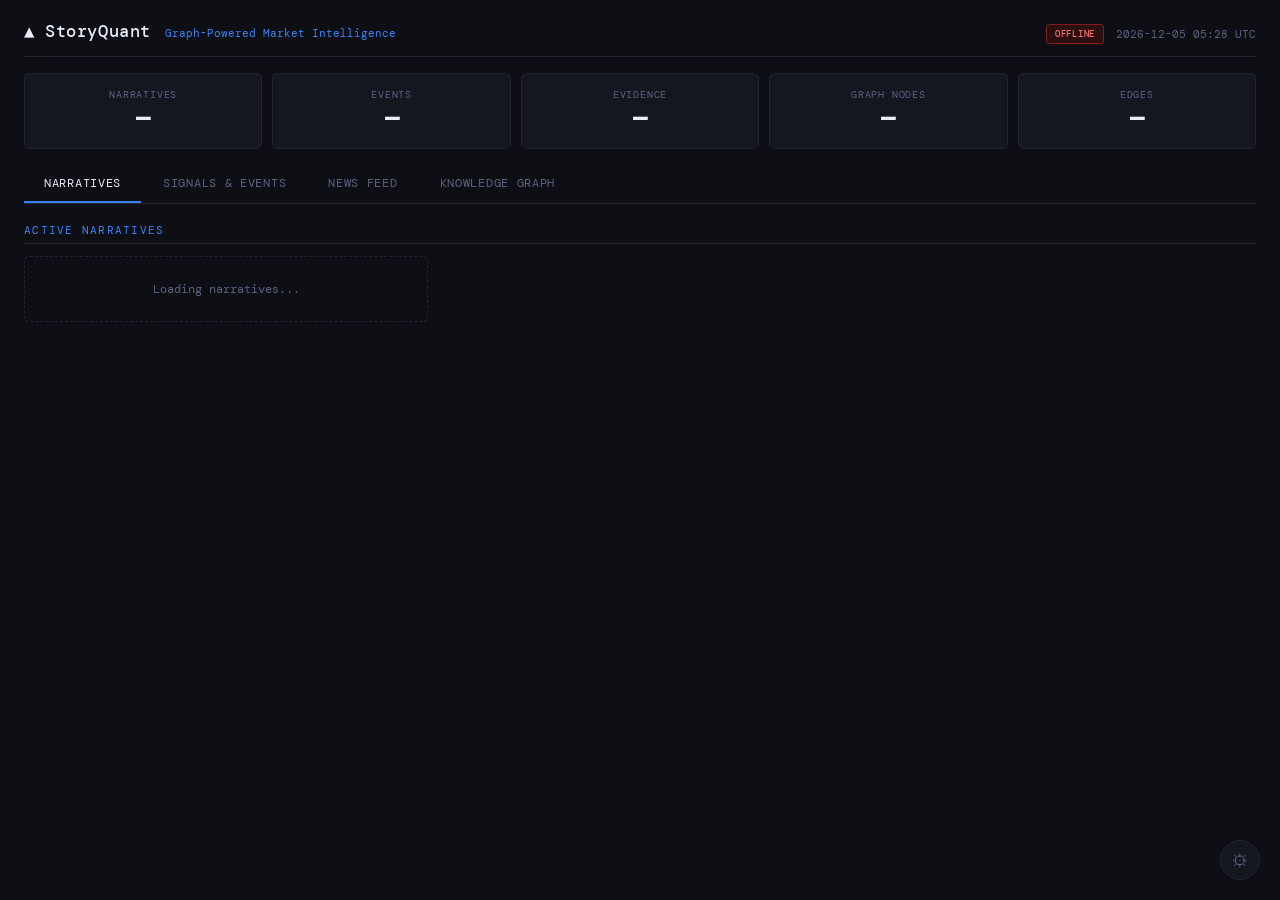
<file: web/index.html>
<!DOCTYPE html>
<html lang="ko">
<head>
  <meta charset="UTF-8">
  <meta name="viewport" content="width=device-width, initial-scale=1.0">
  <title>StoryQuant v2</title>
  <link rel="icon" href="data:image/svg+xml,<svg xmlns='http://www.w3.org/2000/svg' viewBox='0 0 16 16'><text y='14' font-size='14'>▲</text></svg>">
  <link href="https://fonts.googleapis.com/css2?family=DM+Mono:wght@400;500&family=DM+Sans:wght@400;500;600;700&display=swap" rel="stylesheet">
  <link rel="stylesheet" href="style.css">
</head>
<body>
  <!-- Header -->
  <header class="header">
    <div class="header-left">
      <span class="logo">▲ StoryQuant</span>
      <span class="subtitle">Graph-Powered Market Intelligence</span>
    </div>
    <div class="header-right">
      <span id="status-badge" class="status-badge offline">OFFLINE</span>
      <span id="clock" class="clock"></span>
    </div>
  </header>

  <!-- KPI Strip -->
  <div class="kpi-strip">
    <div class="kpi-card">
      <div class="kpi-label">Narratives</div>
      <div class="kpi-value" id="kpi-narratives">—</div>
    </div>
    <div class="kpi-card">
      <div class="kpi-label">Events</div>
      <div class="kpi-value" id="kpi-events">—</div>
    </div>
    <div class="kpi-card">
      <div class="kpi-label">Evidence</div>
      <div class="kpi-value" id="kpi-evidence">—</div>
    </div>
    <div class="kpi-card">
      <div class="kpi-label">Graph Nodes</div>
      <div class="kpi-value" id="kpi-nodes">—</div>
    </div>
    <div class="kpi-card">
      <div class="kpi-label">Edges</div>
      <div class="kpi-value" id="kpi-edges">—</div>
    </div>
  </div>

  <!-- Tabs -->
  <nav class="tabs">
    <button class="tab active" data-tab="narratives">Narratives</button>
    <button class="tab" data-tab="signals">Signals & Events</button>
    <button class="tab" data-tab="news">News Feed</button>
    <button class="tab" data-tab="graph">Knowledge Graph</button>
  </nav>

  <!-- Tab Panels -->
  <main class="panels">

    <!-- NARRATIVES -->
    <section id="panel-narratives" class="panel active">
      <div class="section-header">Active Narratives</div>
      <div id="narratives-grid" class="narratives-grid">
        <div class="empty-state">Loading narratives...</div>
      </div>
    </section>

    <!-- SIGNALS & EVENTS -->
    <section id="panel-signals" class="panel">
      <div class="section-header">Price Events</div>
      <div class="filter-bar">
        <select id="filter-severity" class="filter-select">
          <option value="">All Severity</option>
          <option value="high">High</option>
          <option value="medium">Medium</option>
          <option value="low">Low</option>
        </select>
        <select id="filter-event-type" class="filter-select">
          <option value="">All Types</option>
          <option value="surge">Surge</option>
          <option value="crash">Crash</option>
          <option value="volume_spike">Volume Spike</option>
          <option value="vol_shock">Vol Shock</option>
        </select>
        <select id="filter-market" class="filter-select">
          <option value="">All Markets</option>
          <option value="crypto">Crypto</option>
          <option value="us">US</option>
          <option value="kr">KR</option>
        </select>
      </div>
      <div id="events-table-container">
        <table class="data-table" id="events-table">
          <thead>
            <tr>
              <th>Time</th><th>Ticker</th><th>Type</th><th>Return</th>
              <th>Severity</th><th>Attributions</th>
            </tr>
          </thead>
          <tbody id="events-tbody"></tbody>
        </table>
      </div>

      <div class="section-header" style="margin-top:24px;">Causal Explanation</div>
      <div class="causal-container">
        <select id="event-select" class="filter-select" style="width:100%;margin-bottom:12px;">
          <option value="">Select an event...</option>
        </select>
        <div id="causal-result" class="empty-state">Select an event to see its causal explanation</div>
      </div>
    </section>

    <!-- NEWS FEED -->
    <section id="panel-news" class="panel">
      <div class="section-header">News Feed</div>
      <div class="filter-bar">
        <button class="market-btn active" data-market="">All</button>
        <button class="market-btn" data-market="crypto">Crypto</button>
        <button class="market-btn" data-market="us">US</button>
        <button class="market-btn" data-market="kr">KR</button>
      </div>
      <div id="news-feed">
        <div class="empty-state">Loading news...</div>
      </div>
    </section>

    <!-- KNOWLEDGE GRAPH -->
    <section id="panel-graph" class="panel">
      <div class="section-header">RAG Search</div>
      <div class="search-bar">
        <input type="text" id="search-input" class="search-input"
               placeholder="Search: BTC ETF inflow, 삼성전자 HBM, momentum crypto...">
        <button id="search-btn" class="search-btn">Search</button>
      </div>
      <div id="search-results"></div>

      <div class="section-header" style="margin-top:24px;">Graph Summary</div>
      <div id="graph-summary-grid" class="graph-summary-grid"></div>

      <div class="section-header" style="margin-top:24px;">Contradictions</div>
      <div id="contradictions-list">
        <div class="empty-state">No contradictions detected</div>
      </div>

      <div class="section-header" style="margin-top:24px;">Knowledge Health</div>
      <div id="health-list">
        <div class="empty-state">All knowledge nodes up to date</div>
      </div>
    </section>

  </main>

  <!-- Settings Modal (API URL) -->
  <div id="settings-overlay" class="settings-overlay hidden">
    <div class="settings-modal">
      <h3>API Settings</h3>
      <label class="settings-label">amure-db API URL</label>
      <input type="text" id="api-url-input" class="settings-input" value="http://localhost:8081">
      <div class="settings-actions">
        <button id="settings-save" class="btn-primary">Save</button>
        <button id="settings-cancel" class="btn-secondary">Cancel</button>
      </div>
    </div>
  </div>
  <button id="settings-toggle" class="settings-toggle" title="API Settings">⚙</button>

  <script src="app.js"></script>
</body>
</html>
</file>
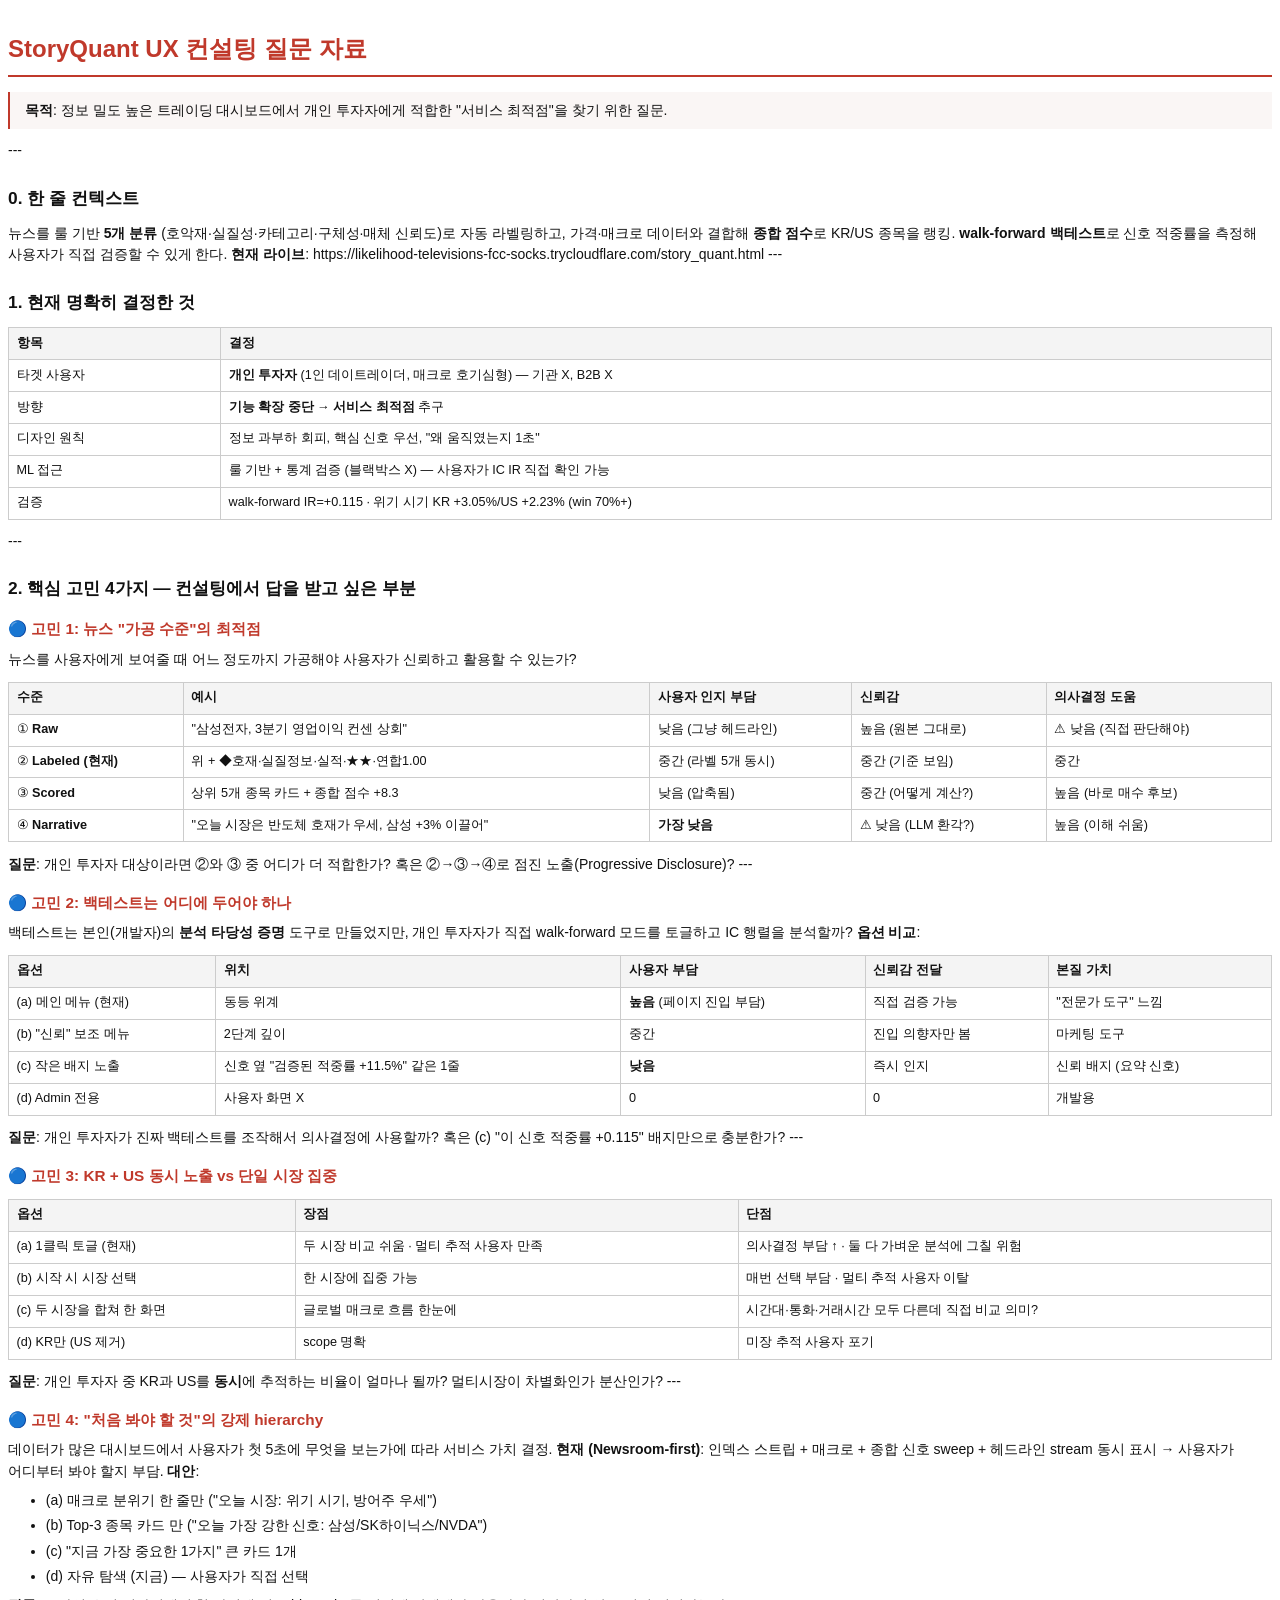
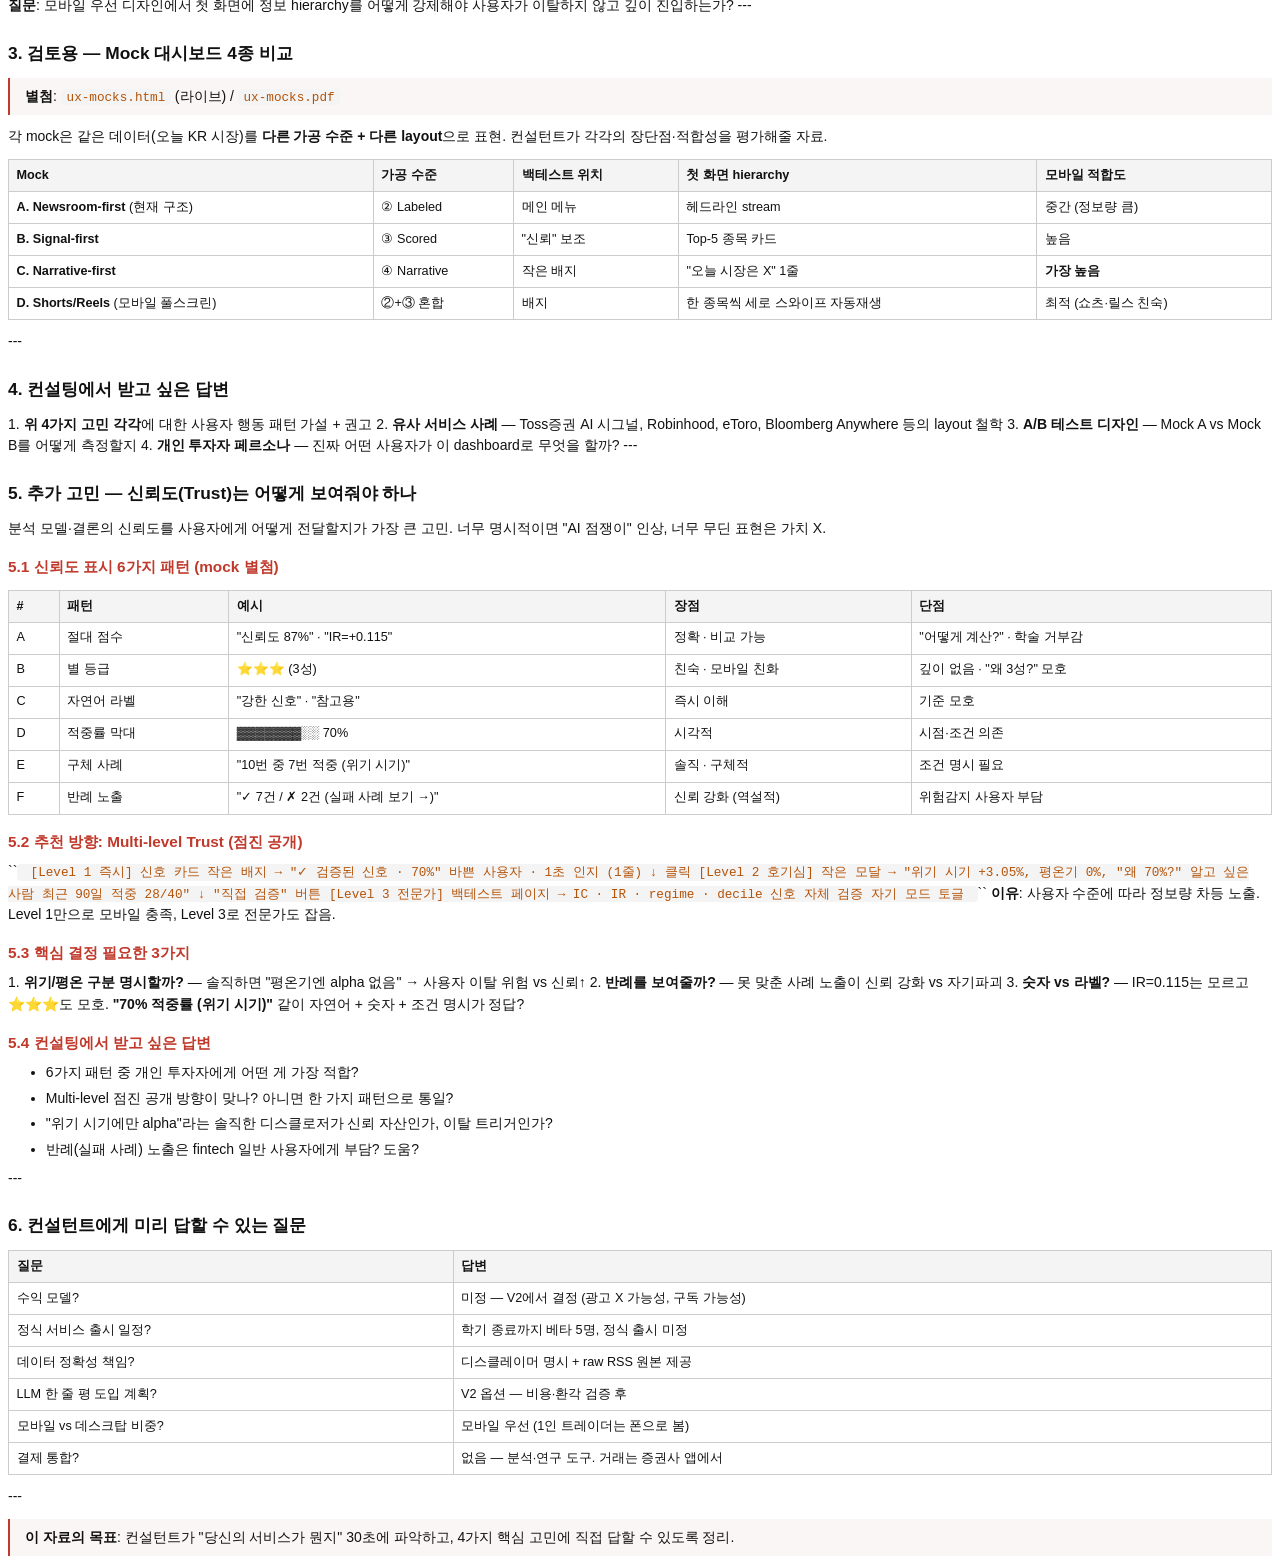
<file: consulting-questions.html>
<!DOCTYPE html><html><head><meta charset="UTF-8"><style>@page{size:A4;margin:16mm}body{font-family:Pretendard,sans-serif;color:#111;font-size:10.5pt;line-height:1.55;word-break:keep-all}h1{font-size:18pt;color:#c0392b;margin:8mm 0 4mm;padding-bottom:2mm;border-bottom:1.5pt solid #c0392b;page-break-after:avoid}h2{font-size:13pt;color:#111;margin:6mm 0 3mm;page-break-after:avoid}h3{font-size:11.5pt;color:#c0392b;margin:4mm 0 2mm}table{width:100%;border-collapse:collapse;margin:3mm 0;font-size:9.5pt;page-break-inside:avoid}th,td{border:0.5pt solid #ccc;padding:1.5mm 2mm;vertical-align:top;text-align:left}th{background:#f4f4f4;font-weight:700}code{background:#f4f4f4;padding:0.5pt 1.5mm;border-radius:1mm;font-family:monospace;font-size:9.5pt;color:#b45309}blockquote{border-left:2pt solid #c0392b;padding:2mm 4mm;background:#faf6f5;margin:3mm 0}pre{background:#f8f8f8;border:0.5pt solid #ddd;border-left:2pt solid #c0392b;padding:3mm;font-family:monospace;font-size:9pt;line-height:1.5;white-space:pre-wrap;page-break-inside:avoid}ul{margin:2mm 0 2mm 5mm;padding-left:5mm}li{margin:1mm 0}</style></head><body><h1>StoryQuant UX 컨설팅 질문 자료</h1>

<blockquote><b>목적</b>: 정보 밀도 높은 트레이딩 대시보드에서 개인 투자자에게 적합한 "서비스 최적점"을 찾기 위한 질문.</blockquote>

---

<h2>0. 한 줄 컨텍스트</h2>

뉴스를 룰 기반 <b>5개 분류</b> (호악재·실질성·카테고리·구체성·매체 신뢰도)로 자동 라벨링하고, 가격·매크로 데이터와 결합해 <b>종합 점수</b>로 KR/US 종목을 랭킹. <b>walk-forward 백테스트</b>로 신호 적중률을 측정해 사용자가 직접 검증할 수 있게 한다.

<b>현재 라이브</b>: https://likelihood-televisions-fcc-socks.trycloudflare.com/story_quant.html

---

<h2>1. 현재 명확히 결정한 것</h2>

<table>
<tr><th>항목</th><th>결정</th></tr>
<tr><td>타겟 사용자</td><td><b>개인 투자자</b> (1인 데이트레이더, 매크로 호기심형) — 기관 X, B2B X</td></tr>
<tr><td>방향</td><td><b>기능 확장 중단 → 서비스 최적점</b> 추구</td></tr>
<tr><td>디자인 원칙</td><td>정보 과부하 회피, 핵심 신호 우선, "왜 움직였는지 1초"</td></tr>
<tr><td>ML 접근</td><td>룰 기반 + 통계 검증 (블랙박스 X) — 사용자가 IC IR 직접 확인 가능</td></tr>
<tr><td>검증</td><td>walk-forward IR=+0.115 · 위기 시기 KR +3.05%/US +2.23% (win 70%+)</td></tr>
</table>

---

<h2>2. 핵심 고민 4가지 — 컨설팅에서 답을 받고 싶은 부분</h2>

<h3>🔵 고민 1: 뉴스 "가공 수준"의 최적점</h3>

뉴스를 사용자에게 보여줄 때 어느 정도까지 가공해야 사용자가 신뢰하고 활용할 수 있는가?

<table>
<tr><th>수준</th><th>예시</th><th>사용자 인지 부담</th><th>신뢰감</th><th>의사결정 도움</th></tr>
<tr><td>① <b>Raw</b></td><td>"삼성전자, 3분기 영업이익 컨센 상회"</td><td>낮음 (그냥 헤드라인)</td><td>높음 (원본 그대로)</td><td>⚠ 낮음 (직접 판단해야)</td></tr>
<tr><td>② <b>Labeled (현재)</b></td><td>위 + ◆호재·실질정보·실적·★★·연합1.00</td><td>중간 (라벨 5개 동시)</td><td>중간 (기준 보임)</td><td>중간</td></tr>
<tr><td>③ <b>Scored</b></td><td>상위 5개 종목 카드 + 종합 점수 +8.3</td><td>낮음 (압축됨)</td><td>중간 (어떻게 계산?)</td><td>높음 (바로 매수 후보)</td></tr>
<tr><td>④ <b>Narrative</b></td><td>"오늘 시장은 반도체 호재가 우세, 삼성 +3% 이끌어"</td><td><b>가장 낮음</b></td><td>⚠ 낮음 (LLM 환각?)</td><td>높음 (이해 쉬움)</td></tr>
</table>

<b>질문</b>: 개인 투자자 대상이라면 ②와 ③ 중 어디가 더 적합한가? 혹은 ②→③→④로 점진 노출(Progressive Disclosure)?

---

<h3>🔵 고민 2: 백테스트는 어디에 두어야 하나</h3>

백테스트는 본인(개발자)의 <b>분석 타당성 증명</b> 도구로 만들었지만, 개인 투자자가 직접 walk-forward 모드를 토글하고 IC 행렬을 분석할까?

<b>옵션 비교</b>:

<table>
<tr><th>옵션</th><th>위치</th><th>사용자 부담</th><th>신뢰감 전달</th><th>본질 가치</th></tr>
<tr><td>(a) 메인 메뉴 (현재)</td><td>동등 위계</td><td><b>높음</b> (페이지 진입 부담)</td><td>직접 검증 가능</td><td>"전문가 도구" 느낌</td></tr>
<tr><td>(b) "신뢰" 보조 메뉴</td><td>2단계 깊이</td><td>중간</td><td>진입 의향자만 봄</td><td>마케팅 도구</td></tr>
<tr><td>(c) 작은 배지 노출</td><td>신호 옆 "검증된 적중률 +11.5%" 같은 1줄</td><td><b>낮음</b></td><td>즉시 인지</td><td>신뢰 배지 (요약 신호)</td></tr>
<tr><td>(d) Admin 전용</td><td>사용자 화면 X</td><td>0</td><td>0</td><td>개발용</td></tr>
</table>

<b>질문</b>: 개인 투자자가 진짜 백테스트를 조작해서 의사결정에 사용할까? 혹은 (c) "이 신호 적중률 +0.115" 배지만으로 충분한가?

---

<h3>🔵 고민 3: KR + US 동시 노출 vs 단일 시장 집중</h3>

<table>
<tr><th>옵션</th><th>장점</th><th>단점</th></tr>
<tr><td>(a) 1클릭 토글 (현재)</td><td>두 시장 비교 쉬움 · 멀티 추적 사용자 만족</td><td>의사결정 부담 ↑ · 둘 다 가벼운 분석에 그칠 위험</td></tr>
<tr><td>(b) 시작 시 시장 선택</td><td>한 시장에 집중 가능</td><td>매번 선택 부담 · 멀티 추적 사용자 이탈</td></tr>
<tr><td>(c) 두 시장을 합쳐 한 화면</td><td>글로벌 매크로 흐름 한눈에</td><td>시간대·통화·거래시간 모두 다른데 직접 비교 의미?</td></tr>
<tr><td>(d) KR만 (US 제거)</td><td>scope 명확</td><td>미장 추적 사용자 포기</td></tr>
</table>

<b>질문</b>: 개인 투자자 중 KR과 US를 <b>동시</b>에 추적하는 비율이 얼마나 될까? 멀티시장이 차별화인가 분산인가?

---

<h3>🔵 고민 4: "처음 봐야 할 것"의 강제 hierarchy</h3>

데이터가 많은 대시보드에서 사용자가 첫 5초에 무엇을 보는가에 따라 서비스 가치 결정.

<b>현재 (Newsroom-first)</b>: 인덱스 스트립 + 매크로 + 종합 신호 sweep + 헤드라인 stream 동시 표시 → 사용자가 어디부터 봐야 할지 부담.

<b>대안</b>:

<ul><li>(a) 매크로 분위기 한 줄만 ("오늘 시장: 위기 시기, 방어주 우세")</li>
<li>(b) Top-3 종목 카드 만 ("오늘 가장 강한 신호: 삼성/SK하이닉스/NVDA")</li>
<li>(c) "지금 가장 중요한 1가지" 큰 카드 1개</li>
<li>(d) 자유 탐색 (지금) — 사용자가 직접 선택</li>
</ul>
<b>질문</b>: 모바일 우선 디자인에서 첫 화면에 정보 hierarchy를 어떻게 강제해야 사용자가 이탈하지 않고 깊이 진입하는가?

---

<h2>3. 검토용 — Mock 대시보드 4종 비교</h2>

<blockquote><b>별첨</b>: <code>ux-mocks.html</code> (라이브) / <code>ux-mocks.pdf</code></blockquote>

각 mock은 같은 데이터(오늘 KR 시장)를 <b>다른 가공 수준 + 다른 layout</b>으로 표현. 컨설턴트가 각각의 장단점·적합성을 평가해줄 자료.

<table>
<tr><th>Mock</th><th>가공 수준</th><th>백테스트 위치</th><th>첫 화면 hierarchy</th><th>모바일 적합도</th></tr>
<tr><td><b>A. Newsroom-first</b> (현재 구조)</td><td>② Labeled</td><td>메인 메뉴</td><td>헤드라인 stream</td><td>중간 (정보량 큼)</td></tr>
<tr><td><b>B. Signal-first</b></td><td>③ Scored</td><td>"신뢰" 보조</td><td>Top-5 종목 카드</td><td>높음</td></tr>
<tr><td><b>C. Narrative-first</b></td><td>④ Narrative</td><td>작은 배지</td><td>"오늘 시장은 X" 1줄</td><td><b>가장 높음</b></td></tr>
<tr><td><b>D. Shorts/Reels</b> (모바일 풀스크린)</td><td>②+③ 혼합</td><td>배지</td><td>한 종목씩 세로 스와이프 자동재생</td><td>최적 (쇼츠·릴스 친숙)</td></tr>
</table>

---

<h2>4. 컨설팅에서 받고 싶은 답변</h2>

1. <b>위 4가지 고민 각각</b>에 대한 사용자 행동 패턴 가설 + 권고
2. <b>유사 서비스 사례</b> — Toss증권 AI 시그널, Robinhood, eToro, Bloomberg Anywhere 등의 layout 철학
3. <b>A/B 테스트 디자인</b> — Mock A vs Mock B를 어떻게 측정할지
4. <b>개인 투자자 페르소나</b> — 진짜 어떤 사용자가 이 dashboard로 무엇을 할까?

---

<h2>5. 추가 고민 — 신뢰도(Trust)는 어떻게 보여줘야 하나</h2>

분석 모델·결론의 신뢰도를 사용자에게 어떻게 전달할지가 가장 큰 고민. 너무 명시적이면 "AI 점쟁이" 인상, 너무 무딘 표현은 가치 X.

<h3>5.1 신뢰도 표시 6가지 패턴 (mock 별첨)</h3>

<table>
<tr><th>#</th><th>패턴</th><th>예시</th><th>장점</th><th>단점</th></tr>
<tr><td>A</td><td>절대 점수</td><td>"신뢰도 87%" · "IR=+0.115"</td><td>정확 · 비교 가능</td><td>"어떻게 계산?" · 학술 거부감</td></tr>
<tr><td>B</td><td>별 등급</td><td>⭐⭐⭐ (3성)</td><td>친숙 · 모바일 친화</td><td>깊이 없음 · "왜 3성?" 모호</td></tr>
<tr><td>C</td><td>자연어 라벨</td><td>"강한 신호" · "참고용"</td><td>즉시 이해</td><td>기준 모호</td></tr>
<tr><td>D</td><td>적중률 막대</td><td>▓▓▓▓▓▓▓░░ 70%</td><td>시각적</td><td>시점·조건 의존</td></tr>
<tr><td>E</td><td>구체 사례</td><td>"10번 중 7번 적중 (위기 시기)"</td><td>솔직 · 구체적</td><td>조건 명시 필요</td></tr>
<tr><td>F</td><td>반례 노출</td><td>"✓ 7건 / ✗ 2건 (실패 사례 보기 →)"</td><td>신뢰 강화 (역설적)</td><td>위험감지 사용자 부담</td></tr>
</table>

<h3>5.2 추천 방향: Multi-level Trust (점진 공개)</h3>

``<code>
[Level 1 즉시]      신호 카드 작은 배지   →   "✓ 검증된 신호 · 70%"
                    바쁜 사용자 · 1초 인지     (1줄)
                    ↓ 클릭
[Level 2 호기심]    작은 모달               →   "위기 시기 +3.05%, 평온기 0%,
                    "왜 70%?" 알고 싶은 사람    최근 90일 적중 28/40"
                    ↓ "직접 검증" 버튼
[Level 3 전문가]    백테스트 페이지         →   IC · IR · regime · decile
                    신호 자체 검증              자기 모드 토글
</code>``

<b>이유</b>: 사용자 수준에 따라 정보량 차등 노출. Level 1만으로 모바일 충족, Level 3로 전문가도 잡음.

<h3>5.3 핵심 결정 필요한 3가지</h3>

1. <b>위기/평온 구분 명시할까?</b> — 솔직하면 "평온기엔 alpha 없음" → 사용자 이탈 위험 vs 신뢰↑
2. <b>반례를 보여줄까?</b> — 못 맞춘 사례 노출이 신뢰 강화 vs 자기파괴
3. <b>숫자 vs 라벨?</b> — IR=0.115는 모르고 ⭐⭐⭐도 모호. <b>"70% 적중률 (위기 시기)"</b> 같이 자연어 + 숫자 + 조건 명시가 정답?

<h3>5.4 컨설팅에서 받고 싶은 답변</h3>

<ul><li>6가지 패턴 중 개인 투자자에게 어떤 게 가장 적합?</li>
<li>Multi-level 점진 공개 방향이 맞나? 아니면 한 가지 패턴으로 통일?</li>
<li>"위기 시기에만 alpha"라는 솔직한 디스클로저가 신뢰 자산인가, 이탈 트리거인가?</li>
<li>반례(실패 사례) 노출은 fintech 일반 사용자에게 부담? 도움?</li>
</ul>
---

<h2>6. 컨설턴트에게 미리 답할 수 있는 질문</h2>

<table>
<tr><th>질문</th><th>답변</th></tr>
<tr><td>수익 모델?</td><td>미정 — V2에서 결정 (광고 X 가능성, 구독 가능성)</td></tr>
<tr><td>정식 서비스 출시 일정?</td><td>학기 종료까지 베타 5명, 정식 출시 미정</td></tr>
<tr><td>데이터 정확성 책임?</td><td>디스클레이머 명시 + raw RSS 원본 제공</td></tr>
<tr><td>LLM 한 줄 평 도입 계획?</td><td>V2 옵션 — 비용·환각 검증 후</td></tr>
<tr><td>모바일 vs 데스크탑 비중?</td><td>모바일 우선 (1인 트레이더는 폰으로 봄)</td></tr>
<tr><td>결제 통합?</td><td>없음 — 분석·연구 도구. 거래는 증권사 앱에서</td></tr>
</table>

---

<blockquote><b>이 자료의 목표</b>: 컨설턴트가 "당신의 서비스가 뭔지" 30초에 파악하고, 4가지 핵심 고민에 직접 답할 수 있도록 정리.</blockquote>
</body></html>
</file>
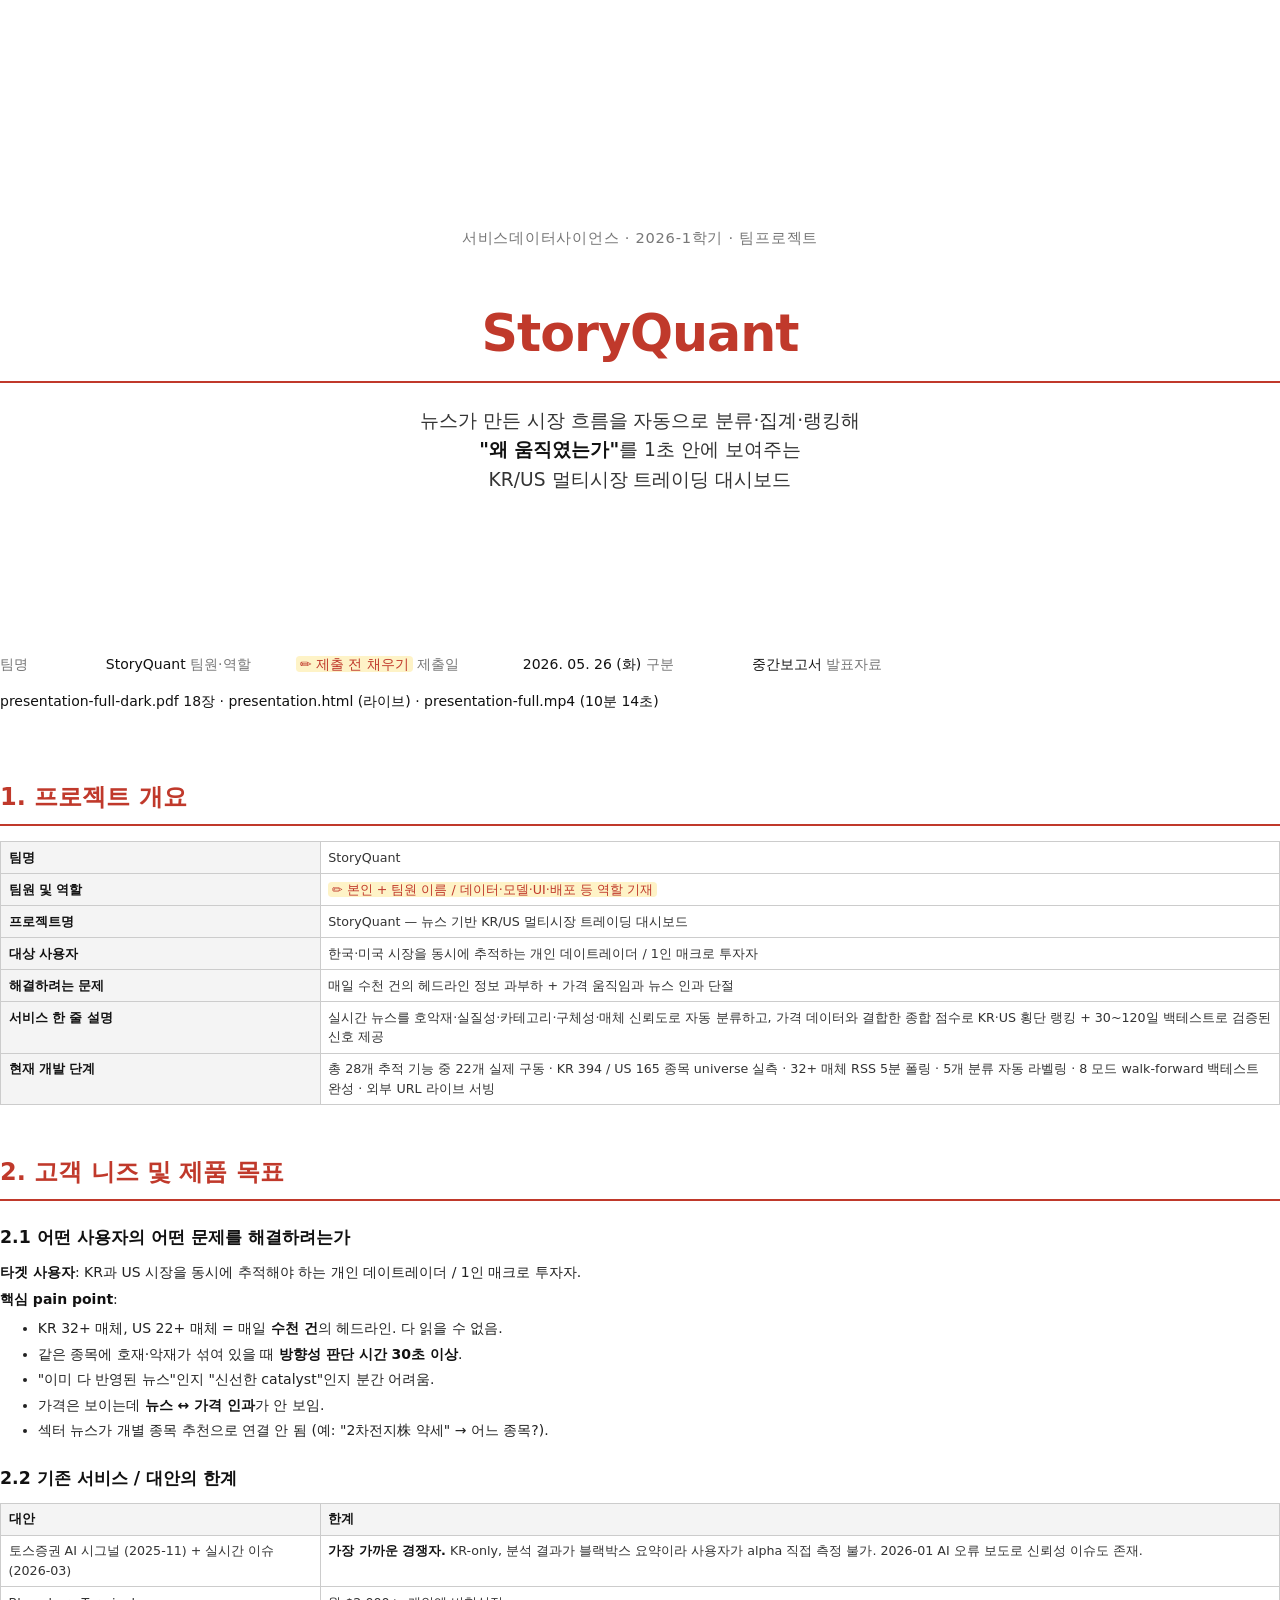
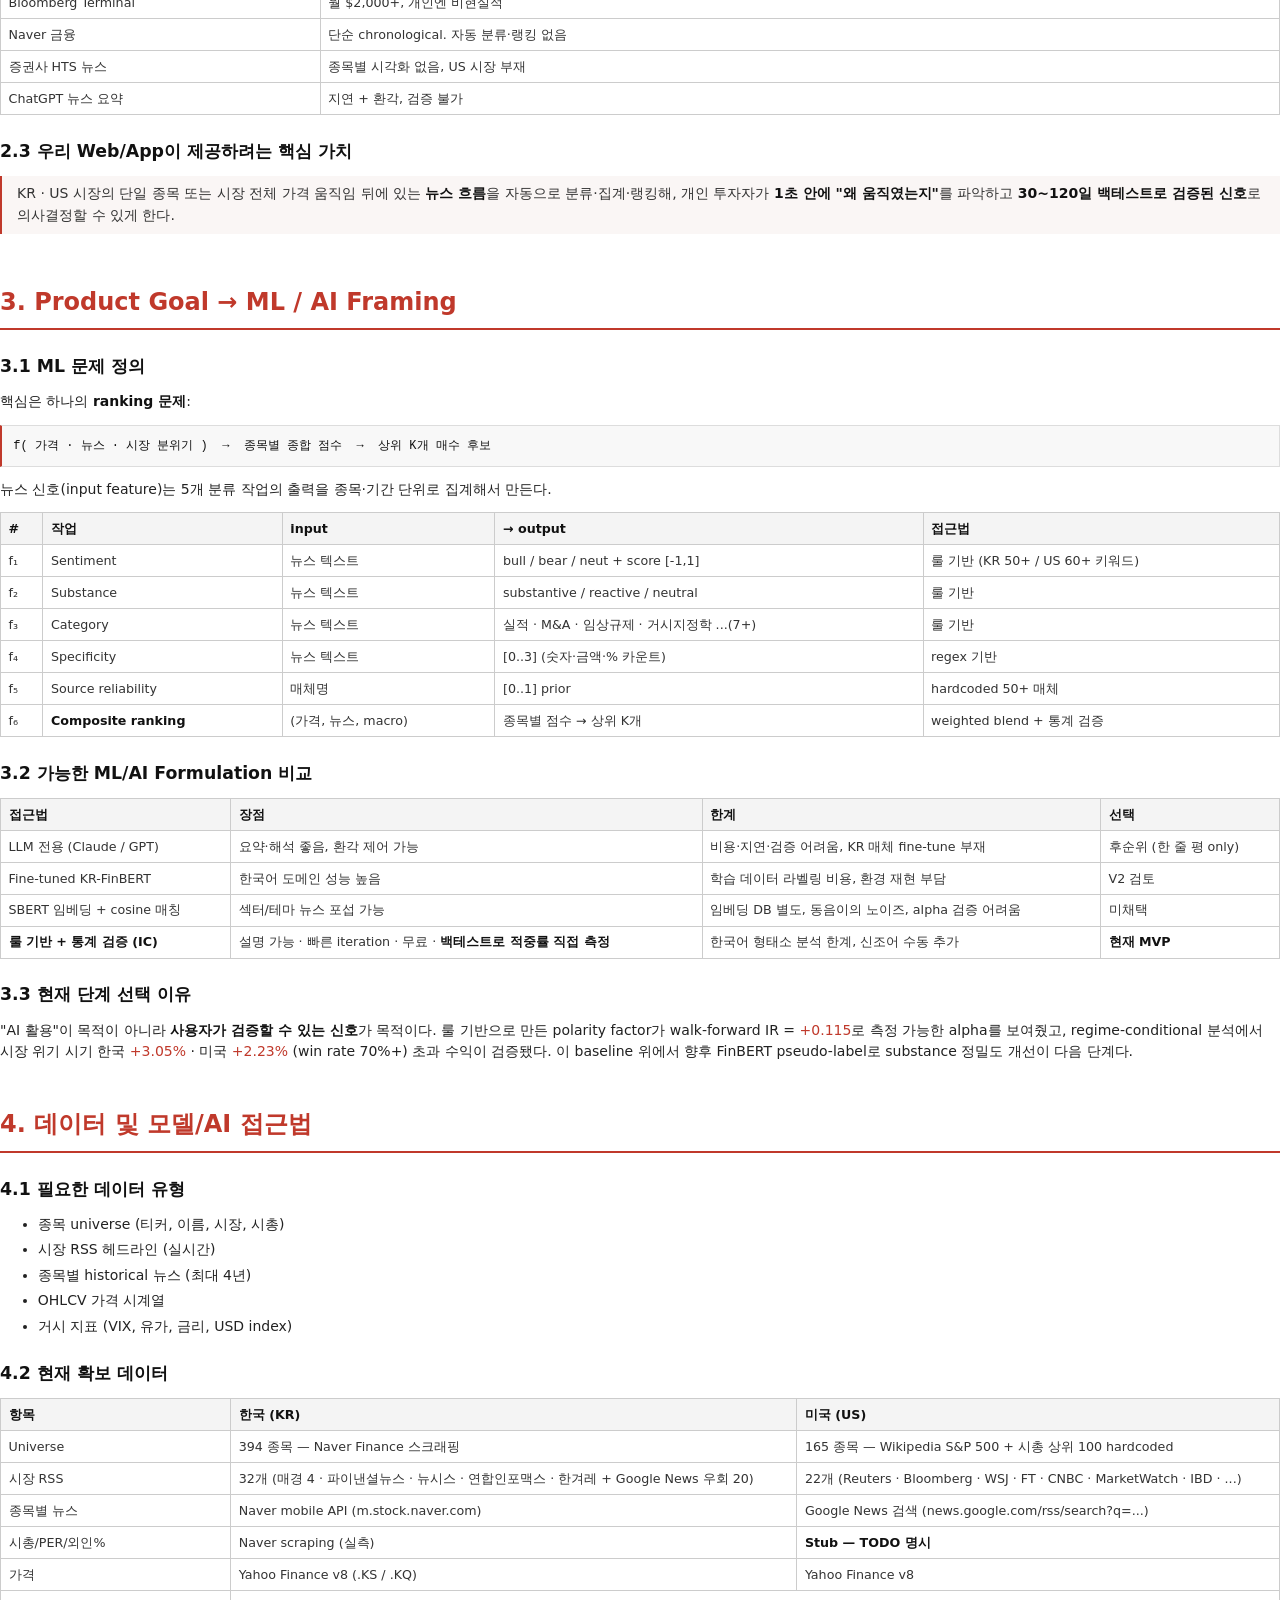
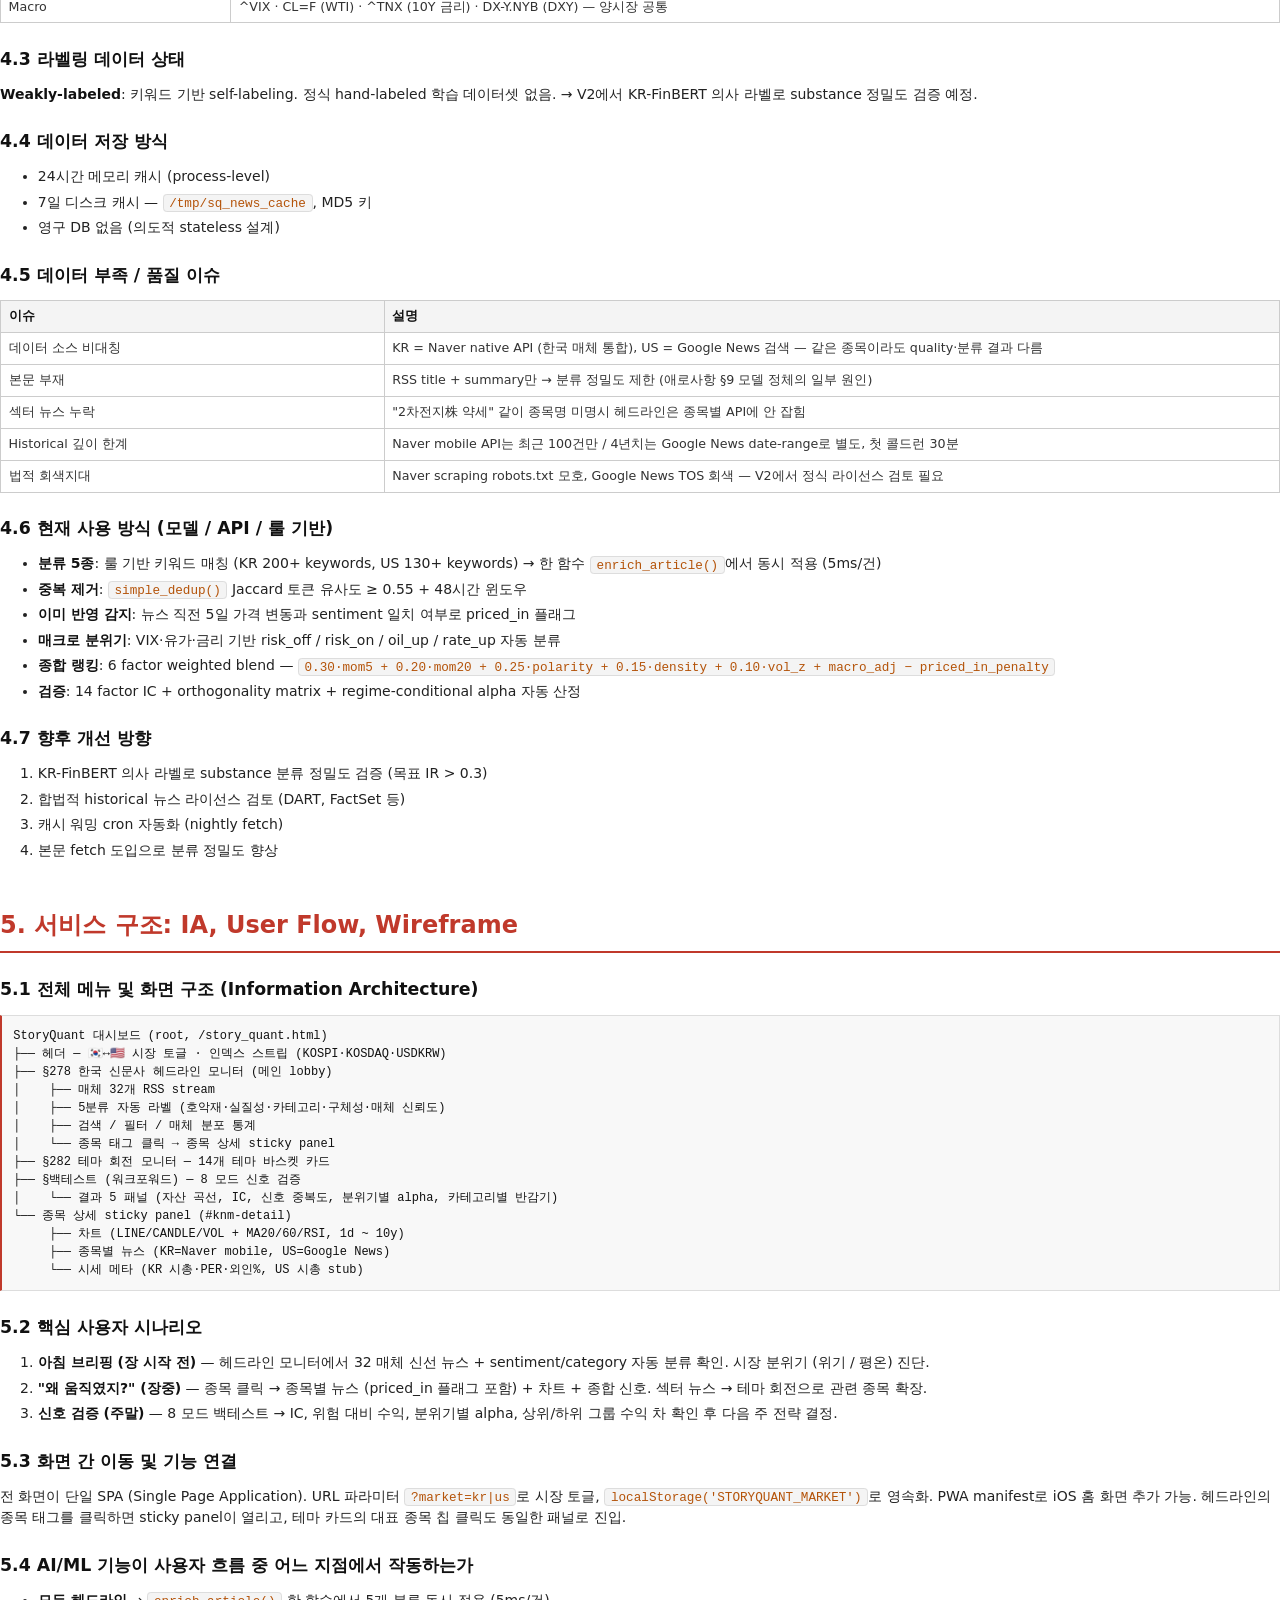
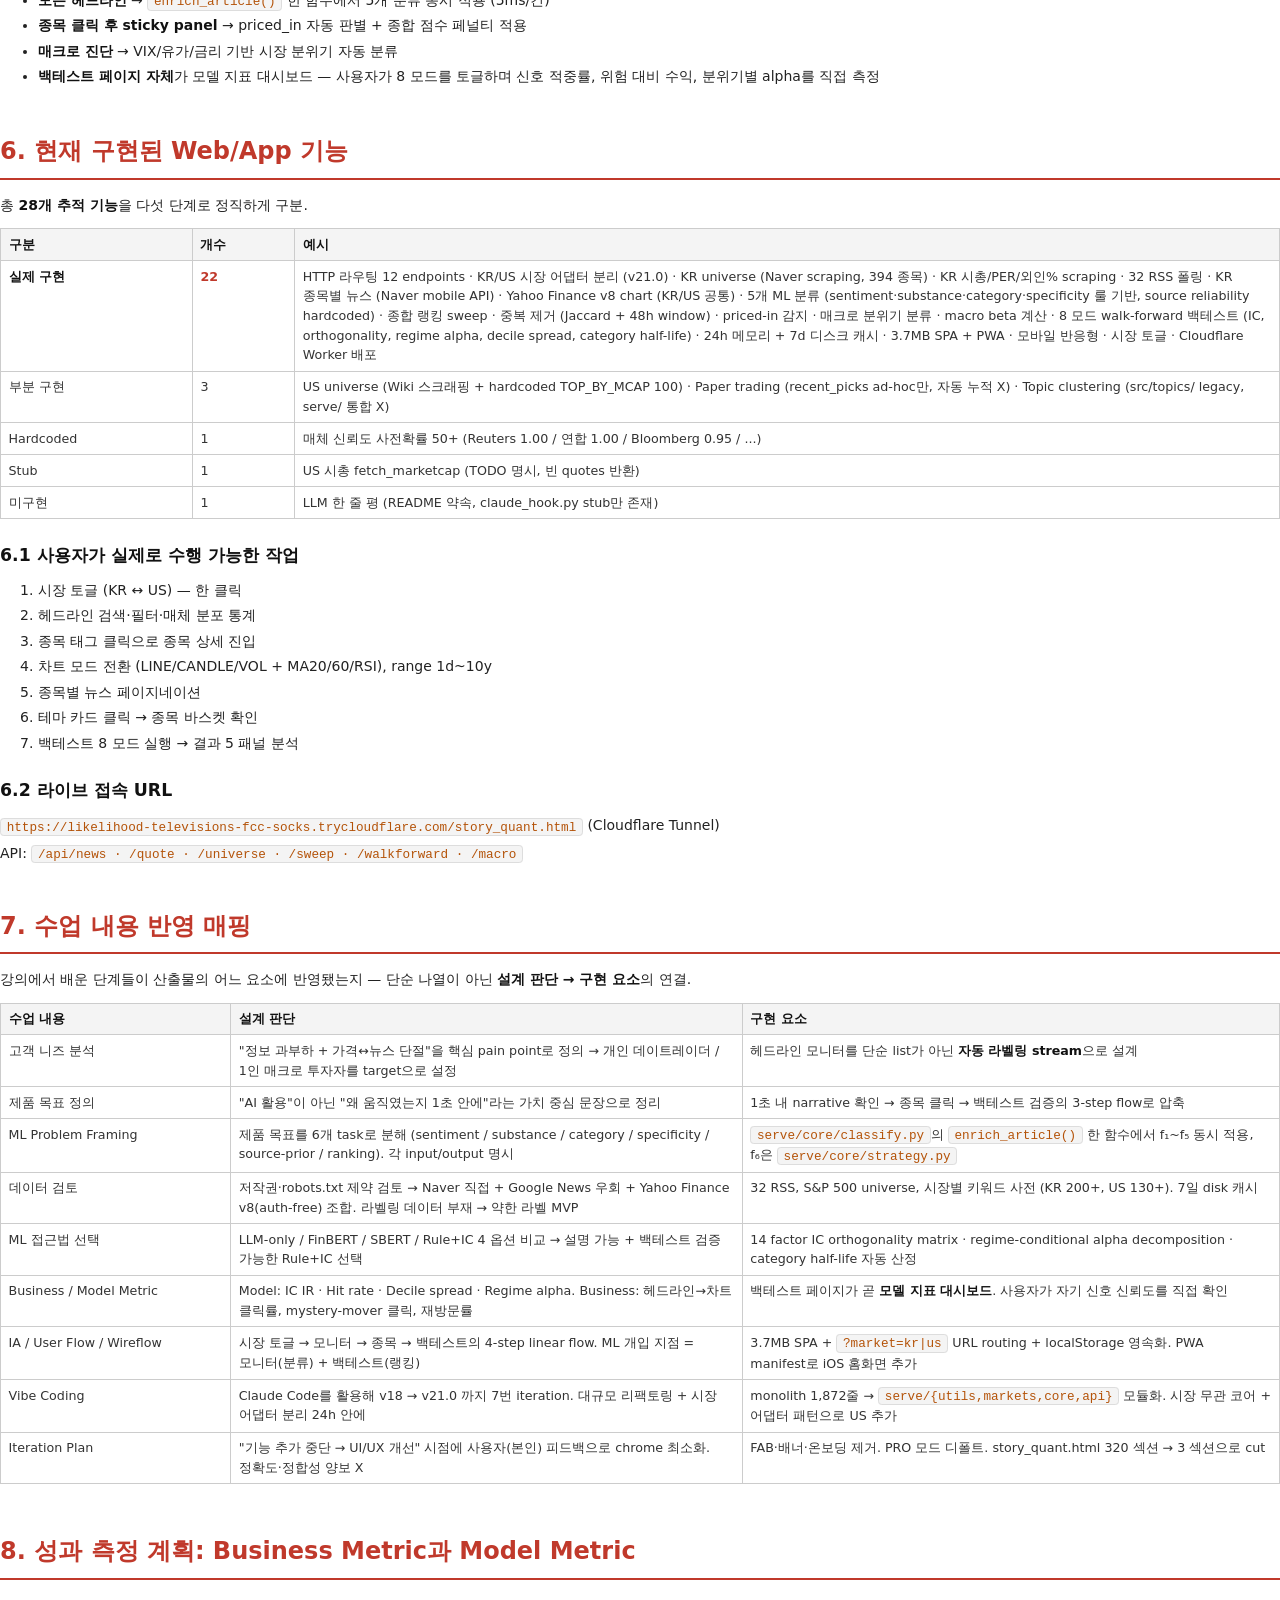
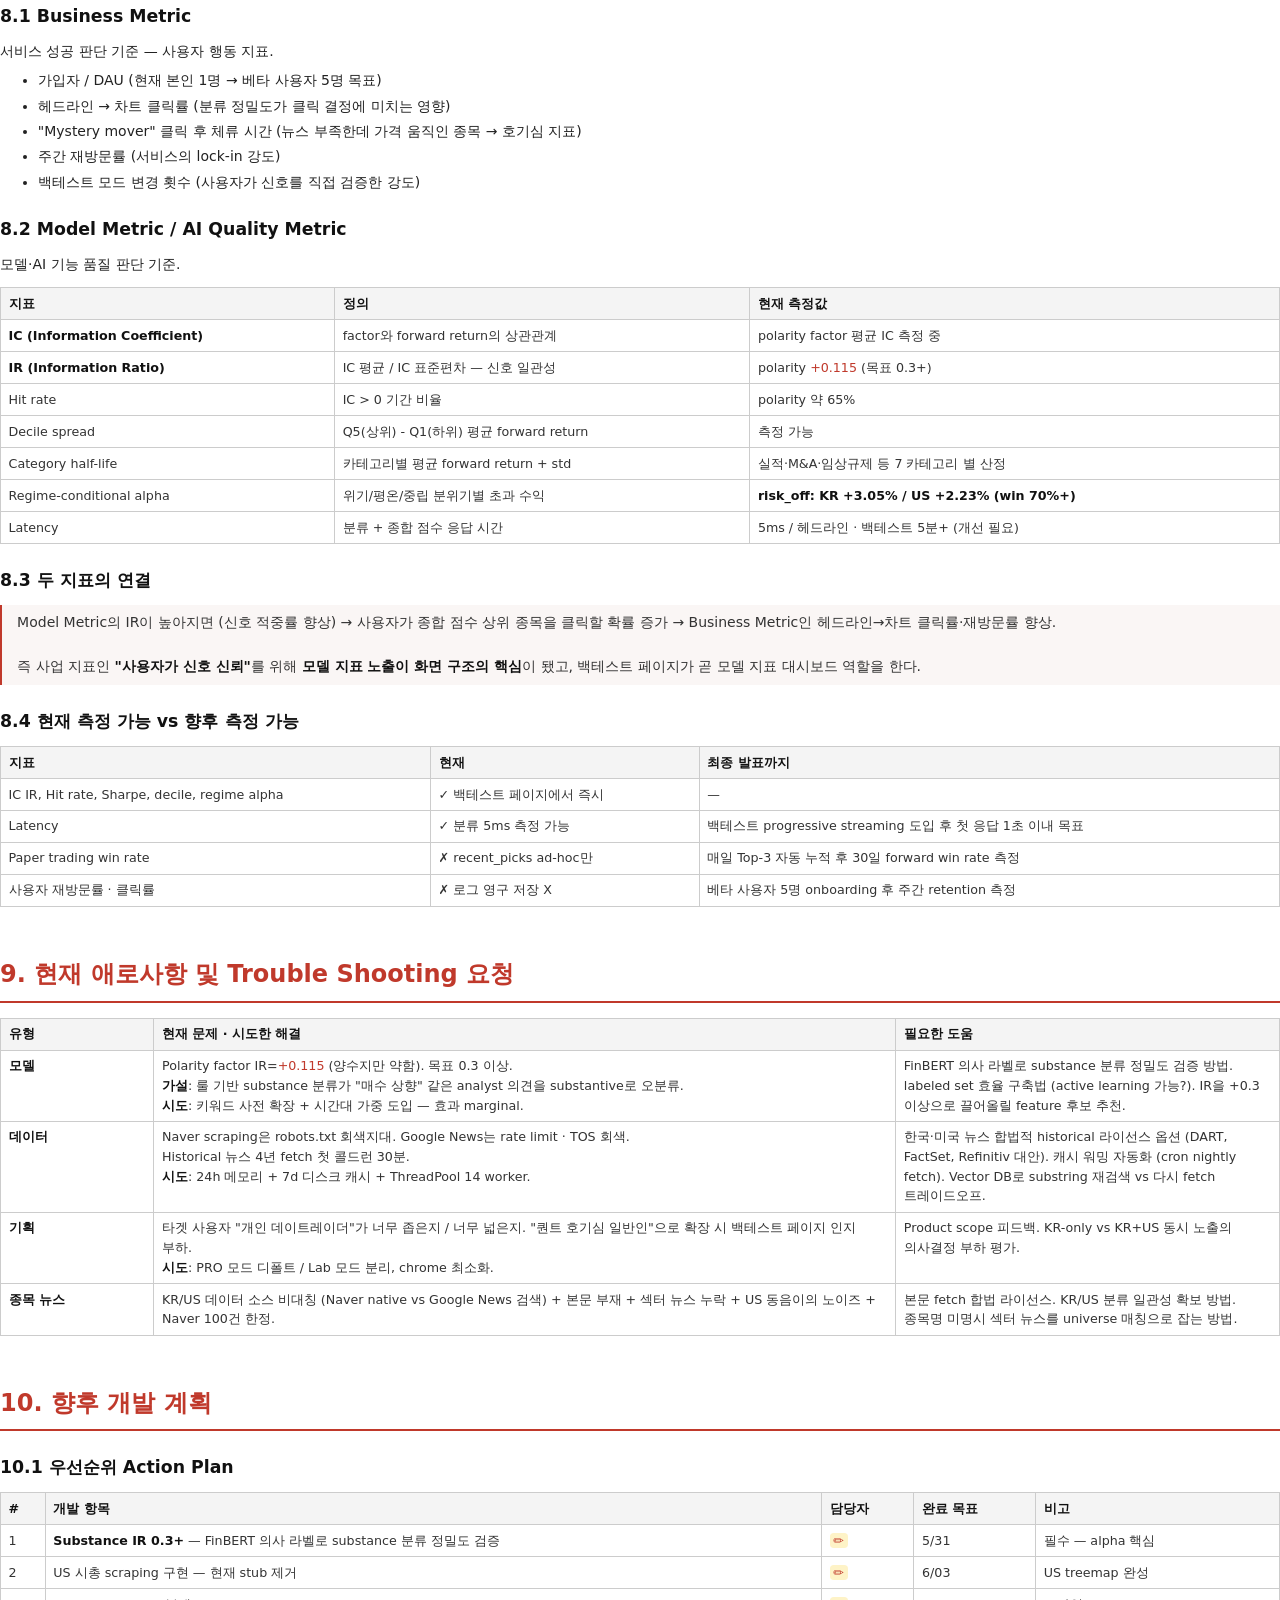
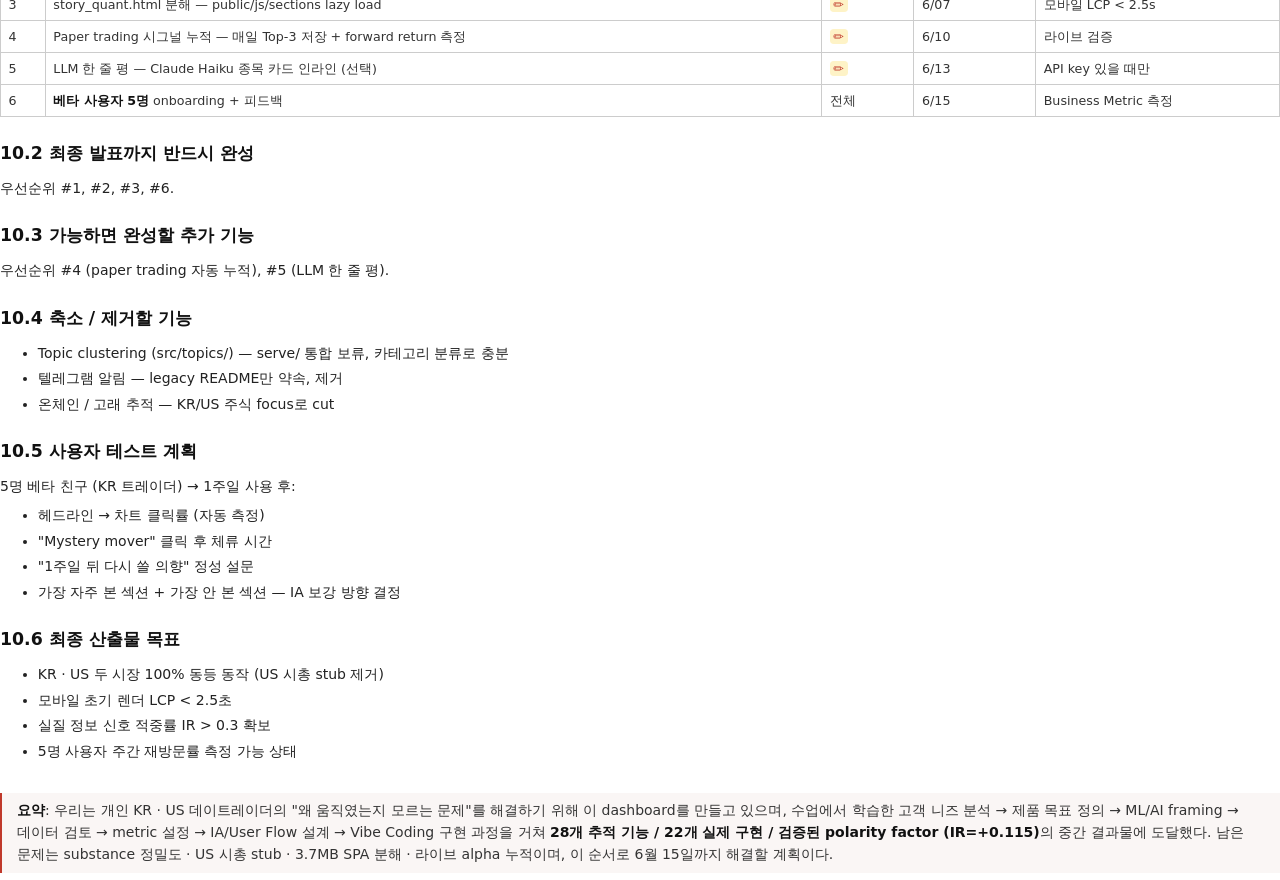
<file: report.html>
<!DOCTYPE html>
<html lang="ko">
<head>
<meta charset="UTF-8">
<title>중간보고서 · StoryQuant</title>
<style>
  @page { size: A4; margin: 18mm 16mm 16mm 16mm; }
  * { box-sizing: border-box; }
  html, body {
    font-family: -apple-system, BlinkMacSystemFont, 'Pretendard', 'Apple SD Gothic Neo', 'Noto Sans KR', system-ui, sans-serif;
    color: #111;
    background: white;
    line-height: 1.55;
    font-size: 10.5pt;
    margin: 0;
    padding: 0;
    word-break: keep-all;
    overflow-wrap: break-word;
  }
  .cover {
    text-align: center;
    padding: 60mm 0 0;
    page-break-after: always;
  }
  .cover .meta { font-size: 11pt; color: #777; letter-spacing: 0.05em; text-transform: uppercase; }
  .cover h1 {
    font-size: 38pt;
    margin: 12mm 0 6mm;
    color: #c0392b;
    letter-spacing: -0.02em;
  }
  .cover .sub { font-size: 14pt; color: #333; margin-bottom: 30mm; line-height: 1.6; }
  .cover .info {
    display: inline-block;
    text-align: left;
    margin-top: 12mm;
    font-size: 10.5pt;
  }
  .cover .info dt { color: #777; display: inline-block; width: 28mm; }
  .cover .info dd { display: inline-block; margin: 0 0 4mm; color: #111; }
  .cover .info dt::after { content: ' '; }

  h1 { font-size: 18pt; color: #c0392b; margin: 8mm 0 4mm; padding-bottom: 2mm; border-bottom: 1.5pt solid #c0392b; page-break-after: avoid; }
  h2 { font-size: 13pt; color: #111; margin: 6mm 0 3mm; page-break-after: avoid; }
  h3 { font-size: 11.5pt; color: #c0392b; margin: 4mm 0 2mm; page-break-after: avoid; }

  p, li { font-size: 10.5pt; color: #222; margin: 1.5mm 0; }
  ul, ol { margin: 2mm 0 2mm 5mm; padding-left: 5mm; }
  li { margin: 1mm 0; }
  strong { color: #111; font-weight: 700; }

  table {
    width: 100%;
    border-collapse: collapse;
    margin: 3mm 0;
    font-size: 9.5pt;
    page-break-inside: avoid;
  }
  th, td {
    border: 0.5pt solid #ccc;
    padding: 1.5mm 2mm;
    vertical-align: top;
    text-align: left;
  }
  th { background: #f4f4f4; font-weight: 700; color: #111; }
  td { color: #333; }

  code {
    font-family: 'JetBrains Mono', 'SF Mono', Menlo, monospace;
    font-size: 9.5pt;
    background: #f4f4f4;
    border: 0.5pt solid #ddd;
    padding: 0.5pt 1.5mm;
    border-radius: 1mm;
    color: #b45309;
  }
  pre {
    background: #f8f8f8;
    border: 0.5pt solid #ddd;
    border-left: 2pt solid #c0392b;
    padding: 3mm;
    font-family: 'JetBrains Mono', 'SF Mono', Menlo, monospace;
    font-size: 9pt;
    line-height: 1.5;
    overflow: hidden;
    page-break-inside: avoid;
  }
  .quote {
    border-left: 2pt solid #c0392b;
    padding: 2mm 4mm;
    margin: 3mm 0;
    color: #333;
    background: #faf6f5;
    page-break-inside: avoid;
  }
  .num { color: #c0392b; font-weight: 700; }
  .mute { color: #777; font-size: 9pt; }
  .accent { color: #c0392b; }
  section { page-break-inside: auto; }
  section.section { padding-top: 2mm; }
  .placeholder { color: #c0392b; background: #fef3c7; padding: 0 1mm; border-radius: 1mm; }
  .footer {
    position: fixed; bottom: 8mm; left: 0; right: 0;
    text-align: center; font-size: 8pt; color: #999;
  }
</style>
</head>
<body>

<!-- ─── 표지 ─── -->
<div class="cover">
  <div class="meta">서비스데이터사이언스 · 2026-1학기 · 팀프로젝트</div>
  <h1>StoryQuant</h1>
  <div class="sub">
    뉴스가 만든 시장 흐름을 자동으로 분류·집계·랭킹해<br>
    <strong>"왜 움직였는가"</strong>를 1초 안에 보여주는<br>
    KR/US 멀티시장 트레이딩 대시보드
  </div>
  <dl class="info">
    <dt>팀명</dt><dd>StoryQuant<br></dd>
    <dt>팀원·역할</dt><dd><span class="placeholder">✏️ 제출 전 채우기</span><br></dd>
    <dt>제출일</dt><dd>2026. 05. 26 (화)<br></dd>
    <dt>구분</dt><dd>중간보고서<br></dd>
    <dt>발표자료</dt><dd>presentation-full-dark.pdf 18장 · presentation.html (라이브) · presentation-full.mp4 (10분 14초)<br></dd>
  </dl>
</div>

<!-- ─── 1. 프로젝트 개요 ─── -->
<section class="section">
<h1>1. 프로젝트 개요</h1>
<table>
<tr><th style="width: 25%">팀명</th><td>StoryQuant</td></tr>
<tr><th>팀원 및 역할</th><td><span class="placeholder">✏️ 본인 + 팀원 이름 / 데이터·모델·UI·배포 등 역할 기재</span></td></tr>
<tr><th>프로젝트명</th><td>StoryQuant — 뉴스 기반 KR/US 멀티시장 트레이딩 대시보드</td></tr>
<tr><th>대상 사용자</th><td>한국·미국 시장을 동시에 추적하는 개인 데이트레이더 / 1인 매크로 투자자</td></tr>
<tr><th>해결하려는 문제</th><td>매일 수천 건의 헤드라인 정보 과부하 + 가격 움직임과 뉴스 인과 단절</td></tr>
<tr><th>서비스 한 줄 설명</th><td>실시간 뉴스를 호악재·실질성·카테고리·구체성·매체 신뢰도로 자동 분류하고, 가격 데이터와 결합한 종합 점수로 KR·US 횡단 랭킹 + 30~120일 백테스트로 검증된 신호 제공</td></tr>
<tr><th>현재 개발 단계</th><td>총 28개 추적 기능 중 22개 실제 구동 · KR 394 / US 165 종목 universe 실측 · 32+ 매체 RSS 5분 폴링 · 5개 분류 자동 라벨링 · 8 모드 walk-forward 백테스트 완성 · 외부 URL 라이브 서빙</td></tr>
</table>
</section>

<!-- ─── 2. 고객 니즈 및 제품 목표 ─── -->
<section class="section">
<h1>2. 고객 니즈 및 제품 목표</h1>

<h2>2.1 어떤 사용자의 어떤 문제를 해결하려는가</h2>
<p><strong>타겟 사용자</strong>: KR과 US 시장을 동시에 추적해야 하는 개인 데이트레이더 / 1인 매크로 투자자.</p>
<p><strong>핵심 pain point</strong>:</p>
<ul>
  <li>KR 32+ 매체, US 22+ 매체 = 매일 <strong>수천 건</strong>의 헤드라인. 다 읽을 수 없음.</li>
  <li>같은 종목에 호재·악재가 섞여 있을 때 <strong>방향성 판단 시간 30초 이상</strong>.</li>
  <li>"이미 다 반영된 뉴스"인지 "신선한 catalyst"인지 분간 어려움.</li>
  <li>가격은 보이는데 <strong>뉴스 ↔ 가격 인과</strong>가 안 보임.</li>
  <li>섹터 뉴스가 개별 종목 추천으로 연결 안 됨 (예: "2차전지株 약세" → 어느 종목?).</li>
</ul>

<h2>2.2 기존 서비스 / 대안의 한계</h2>
<table>
<tr><th style="width: 25%">대안</th><th>한계</th></tr>
<tr><td>토스증권 AI 시그널 (2025-11) + 실시간 이슈 (2026-03)</td><td><strong>가장 가까운 경쟁자.</strong> KR-only, 분석 결과가 블랙박스 요약이라 사용자가 alpha 직접 측정 불가. 2026-01 AI 오류 보도로 신뢰성 이슈도 존재.</td></tr>
<tr><td>Bloomberg Terminal</td><td>월 $2,000+, 개인엔 비현실적</td></tr>
<tr><td>Naver 금융</td><td>단순 chronological. 자동 분류·랭킹 없음</td></tr>
<tr><td>증권사 HTS 뉴스</td><td>종목별 시각화 없음, US 시장 부재</td></tr>
<tr><td>ChatGPT 뉴스 요약</td><td>지연 + 환각, 검증 불가</td></tr>
</table>

<h2>2.3 우리 Web/App이 제공하려는 핵심 가치</h2>
<div class="quote">
KR · US 시장의 단일 종목 또는 시장 전체 가격 움직임 뒤에 있는 <strong>뉴스 흐름</strong>을 자동으로 분류·집계·랭킹해, 개인 투자자가 <strong>1초 안에 "왜 움직였는지"</strong>를 파악하고 <strong>30~120일 백테스트로 검증된 신호</strong>로 의사결정할 수 있게 한다.
</div>
</section>

<!-- ─── 3. ML/AI Framing ─── -->
<section class="section">
<h1>3. Product Goal → ML / AI Framing</h1>

<h2>3.1 ML 문제 정의</h2>
<p>핵심은 하나의 <strong>ranking 문제</strong>:</p>
<pre>f( 가격 · 뉴스 · 시장 분위기 )  →  종목별 종합 점수  →  상위 K개 매수 후보</pre>
<p>뉴스 신호(input feature)는 5개 분류 작업의 출력을 종목·기간 단위로 집계해서 만든다.</p>

<table>
<tr><th>#</th><th>작업</th><th>input</th><th>→ output</th><th>접근법</th></tr>
<tr><td>f₁</td><td>Sentiment</td><td>뉴스 텍스트</td><td>bull / bear / neut + score [-1,1]</td><td>룰 기반 (KR 50+ / US 60+ 키워드)</td></tr>
<tr><td>f₂</td><td>Substance</td><td>뉴스 텍스트</td><td>substantive / reactive / neutral</td><td>룰 기반</td></tr>
<tr><td>f₃</td><td>Category</td><td>뉴스 텍스트</td><td>실적 · M&A · 임상규제 · 거시지정학 ...(7+)</td><td>룰 기반</td></tr>
<tr><td>f₄</td><td>Specificity</td><td>뉴스 텍스트</td><td>[0..3] (숫자·금액·% 카운트)</td><td>regex 기반</td></tr>
<tr><td>f₅</td><td>Source reliability</td><td>매체명</td><td>[0..1] prior</td><td>hardcoded 50+ 매체</td></tr>
<tr><td>f₆</td><td><strong>Composite ranking</strong></td><td>(가격, 뉴스, macro)</td><td>종목별 점수 → 상위 K개</td><td>weighted blend + 통계 검증</td></tr>
</table>

<h2>3.2 가능한 ML/AI Formulation 비교</h2>
<table>
<tr><th>접근법</th><th>장점</th><th>한계</th><th>선택</th></tr>
<tr><td>LLM 전용 (Claude / GPT)</td><td>요약·해석 좋음, 환각 제어 가능</td><td>비용·지연·검증 어려움, KR 매체 fine-tune 부재</td><td>후순위 (한 줄 평 only)</td></tr>
<tr><td>Fine-tuned KR-FinBERT</td><td>한국어 도메인 성능 높음</td><td>학습 데이터 라벨링 비용, 환경 재현 부담</td><td>V2 검토</td></tr>
<tr><td>SBERT 임베딩 + cosine 매칭</td><td>섹터/테마 뉴스 포섭 가능</td><td>임베딩 DB 별도, 동음이의 노이즈, alpha 검증 어려움</td><td>미채택</td></tr>
<tr><td><strong>룰 기반 + 통계 검증 (IC)</strong></td><td>설명 가능 · 빠른 iteration · 무료 · <strong>백테스트로 적중률 직접 측정</strong></td><td>한국어 형태소 분석 한계, 신조어 수동 추가</td><td><strong>현재 MVP</strong></td></tr>
</table>

<h2>3.3 현재 단계 선택 이유</h2>
<p>"AI 활용"이 목적이 아니라 <strong>사용자가 검증할 수 있는 신호</strong>가 목적이다. 룰 기반으로 만든 polarity factor가 walk-forward IR = <span class="accent">+0.115</span>로 측정 가능한 alpha를 보여줬고, regime-conditional 분석에서 시장 위기 시기 한국 <span class="accent">+3.05%</span> · 미국 <span class="accent">+2.23%</span> (win rate 70%+) 초과 수익이 검증됐다. 이 baseline 위에서 향후 FinBERT pseudo-label로 substance 정밀도 개선이 다음 단계다.</p>
</section>

<!-- ─── 4. 데이터 및 모델/AI 접근법 ─── -->
<section class="section">
<h1>4. 데이터 및 모델/AI 접근법</h1>

<h2>4.1 필요한 데이터 유형</h2>
<ul>
  <li>종목 universe (티커, 이름, 시장, 시총)</li>
  <li>시장 RSS 헤드라인 (실시간)</li>
  <li>종목별 historical 뉴스 (최대 4년)</li>
  <li>OHLCV 가격 시계열</li>
  <li>거시 지표 (VIX, 유가, 금리, USD index)</li>
</ul>

<h2>4.2 현재 확보 데이터</h2>
<table>
<tr><th style="width: 18%">항목</th><th>한국 (KR)</th><th>미국 (US)</th></tr>
<tr><td>Universe</td><td>394 종목 — Naver Finance 스크래핑</td><td>165 종목 — Wikipedia S&P 500 + 시총 상위 100 hardcoded</td></tr>
<tr><td>시장 RSS</td><td>32개 (매경 4 · 파이낸셜뉴스 · 뉴시스 · 연합인포맥스 · 한겨레 + Google News 우회 20)</td><td>22개 (Reuters · Bloomberg · WSJ · FT · CNBC · MarketWatch · IBD · ...)</td></tr>
<tr><td>종목별 뉴스</td><td>Naver mobile API (m.stock.naver.com)</td><td>Google News 검색 (news.google.com/rss/search?q=...)</td></tr>
<tr><td>시총/PER/외인%</td><td>Naver scraping (실측)</td><td><strong>Stub — TODO 명시</strong></td></tr>
<tr><td>가격</td><td>Yahoo Finance v8 (.KS / .KQ)</td><td>Yahoo Finance v8</td></tr>
<tr><td>Macro</td><td colspan="2">^VIX · CL=F (WTI) · ^TNX (10Y 금리) · DX-Y.NYB (DXY) — 양시장 공통</td></tr>
</table>

<h2>4.3 라벨링 데이터 상태</h2>
<p><strong>Weakly-labeled</strong>: 키워드 기반 self-labeling. 정식 hand-labeled 학습 데이터셋 없음. → V2에서 KR-FinBERT 의사 라벨로 substance 정밀도 검증 예정.</p>

<h2>4.4 데이터 저장 방식</h2>
<ul>
  <li>24시간 메모리 캐시 (process-level)</li>
  <li>7일 디스크 캐시 — <code>/tmp/sq_news_cache</code>, MD5 키</li>
  <li>영구 DB 없음 (의도적 stateless 설계)</li>
</ul>

<h2>4.5 데이터 부족 / 품질 이슈</h2>
<table>
<tr><th style="width: 30%">이슈</th><th>설명</th></tr>
<tr><td>데이터 소스 비대칭</td><td>KR = Naver native API (한국 매체 통합), US = Google News 검색 — 같은 종목이라도 quality·분류 결과 다름</td></tr>
<tr><td>본문 부재</td><td>RSS title + summary만 → 분류 정밀도 제한 (애로사항 §9 모델 정체의 일부 원인)</td></tr>
<tr><td>섹터 뉴스 누락</td><td>"2차전지株 약세" 같이 종목명 미명시 헤드라인은 종목별 API에 안 잡힘</td></tr>
<tr><td>Historical 깊이 한계</td><td>Naver mobile API는 최근 100건만 / 4년치는 Google News date-range로 별도, 첫 콜드런 30분</td></tr>
<tr><td>법적 회색지대</td><td>Naver scraping robots.txt 모호, Google News TOS 회색 — V2에서 정식 라이선스 검토 필요</td></tr>
</table>

<h2>4.6 현재 사용 방식 (모델 / API / 룰 기반)</h2>
<ul>
  <li><strong>분류 5종</strong>: 룰 기반 키워드 매칭 (KR 200+ keywords, US 130+ keywords) → 한 함수 <code>enrich_article()</code>에서 동시 적용 (5ms/건)</li>
  <li><strong>중복 제거</strong>: <code>simple_dedup()</code> Jaccard 토큰 유사도 ≥ 0.55 + 48시간 윈도우</li>
  <li><strong>이미 반영 감지</strong>: 뉴스 직전 5일 가격 변동과 sentiment 일치 여부로 priced_in 플래그</li>
  <li><strong>매크로 분위기</strong>: VIX·유가·금리 기반 risk_off / risk_on / oil_up / rate_up 자동 분류</li>
  <li><strong>종합 랭킹</strong>: 6 factor weighted blend — <code>0.30·mom5 + 0.20·mom20 + 0.25·polarity + 0.15·density + 0.10·vol_z + macro_adj − priced_in_penalty</code></li>
  <li><strong>검증</strong>: 14 factor IC + orthogonality matrix + regime-conditional alpha 자동 산정</li>
</ul>

<h2>4.7 향후 개선 방향</h2>
<ol>
  <li>KR-FinBERT 의사 라벨로 substance 분류 정밀도 검증 (목표 IR &gt; 0.3)</li>
  <li>합법적 historical 뉴스 라이선스 검토 (DART, FactSet 등)</li>
  <li>캐시 워밍 cron 자동화 (nightly fetch)</li>
  <li>본문 fetch 도입으로 분류 정밀도 향상</li>
</ol>
</section>

<!-- ─── 5. 서비스 구조 ─── -->
<section class="section">
<h1>5. 서비스 구조: IA, User Flow, Wireframe</h1>

<h2>5.1 전체 메뉴 및 화면 구조 (Information Architecture)</h2>
<pre>StoryQuant 대시보드 (root, /story_quant.html)
├── 헤더 — 🇰🇷↔🇺🇸 시장 토글 · 인덱스 스트립 (KOSPI·KOSDAQ·USDKRW)
├── §278 한국 신문사 헤드라인 모니터 (메인 lobby)
│    ├── 매체 32개 RSS stream
│    ├── 5분류 자동 라벨 (호악재·실질성·카테고리·구체성·매체 신뢰도)
│    ├── 검색 / 필터 / 매체 분포 통계
│    └── 종목 태그 클릭 → 종목 상세 sticky panel
├── §282 테마 회전 모니터 — 14개 테마 바스켓 카드
├── §백테스트 (워크포워드) — 8 모드 신호 검증
│    └── 결과 5 패널 (자산 곡선, IC, 신호 중복도, 분위기별 alpha, 카테고리별 반감기)
└── 종목 상세 sticky panel (#knm-detail)
     ├── 차트 (LINE/CANDLE/VOL + MA20/60/RSI, 1d ~ 10y)
     ├── 종목별 뉴스 (KR=Naver mobile, US=Google News)
     └── 시세 메타 (KR 시총·PER·외인%, US 시총 stub)</pre>

<h2>5.2 핵심 사용자 시나리오</h2>
<ol>
  <li><strong>아침 브리핑 (장 시작 전)</strong> — 헤드라인 모니터에서 32 매체 신선 뉴스 + sentiment/category 자동 분류 확인. 시장 분위기 (위기 / 평온) 진단.</li>
  <li><strong>"왜 움직였지?" (장중)</strong> — 종목 클릭 → 종목별 뉴스 (priced_in 플래그 포함) + 차트 + 종합 신호. 섹터 뉴스 → 테마 회전으로 관련 종목 확장.</li>
  <li><strong>신호 검증 (주말)</strong> — 8 모드 백테스트 → IC, 위험 대비 수익, 분위기별 alpha, 상위/하위 그룹 수익 차 확인 후 다음 주 전략 결정.</li>
</ol>

<h2>5.3 화면 간 이동 및 기능 연결</h2>
<p>전 화면이 단일 SPA (Single Page Application). URL 파라미터 <code>?market=kr|us</code>로 시장 토글, <code>localStorage('STORYQUANT_MARKET')</code>로 영속화. PWA manifest로 iOS 홈 화면 추가 가능. 헤드라인의 종목 태그를 클릭하면 sticky panel이 열리고, 테마 카드의 대표 종목 칩 클릭도 동일한 패널로 진입.</p>

<h2>5.4 AI/ML 기능이 사용자 흐름 중 어느 지점에서 작동하는가</h2>
<ul>
  <li><strong>모든 헤드라인</strong> → <code>enrich_article()</code> 한 함수에서 5개 분류 동시 적용 (5ms/건)</li>
  <li><strong>종목 클릭 후 sticky panel</strong> → priced_in 자동 판별 + 종합 점수 페널티 적용</li>
  <li><strong>매크로 진단</strong> → VIX/유가/금리 기반 시장 분위기 자동 분류</li>
  <li><strong>백테스트 페이지 자체</strong>가 모델 지표 대시보드 — 사용자가 8 모드를 토글하며 신호 적중률, 위험 대비 수익, 분위기별 alpha를 직접 측정</li>
</ul>
</section>

<!-- ─── 6. 현재 구현된 기능 ─── -->
<section class="section">
<h1>6. 현재 구현된 Web/App 기능</h1>

<p>총 <strong>28개 추적 기능</strong>을 다섯 단계로 정직하게 구분.</p>

<table>
<tr><th style="width: 15%">구분</th><th style="width: 8%">개수</th><th>예시</th></tr>
<tr>
  <td><strong>실제 구현</strong></td>
  <td><span class="num">22</span></td>
  <td>HTTP 라우팅 12 endpoints · KR/US 시장 어댑터 분리 (v21.0) · KR universe (Naver scraping, 394 종목) · KR 시총/PER/외인% scraping · 32 RSS 폴링 · KR 종목별 뉴스 (Naver mobile API) · Yahoo Finance v8 chart (KR/US 공통) · 5개 ML 분류 (sentiment·substance·category·specificity 룰 기반, source reliability hardcoded) · 종합 랭킹 sweep · 중복 제거 (Jaccard + 48h window) · priced-in 감지 · 매크로 분위기 분류 · macro beta 계산 · 8 모드 walk-forward 백테스트 (IC, orthogonality, regime alpha, decile spread, category half-life) · 24h 메모리 + 7d 디스크 캐시 · 3.7MB SPA + PWA · 모바일 반응형 · 시장 토글 · Cloudflare Worker 배포</td>
</tr>
<tr>
  <td>부분 구현</td>
  <td>3</td>
  <td>US universe (Wiki 스크래핑 + hardcoded TOP_BY_MCAP 100) · Paper trading (recent_picks ad-hoc만, 자동 누적 X) · Topic clustering (src/topics/ legacy, serve/ 통합 X)</td>
</tr>
<tr>
  <td>Hardcoded</td>
  <td>1</td>
  <td>매체 신뢰도 사전확률 50+ (Reuters 1.00 / 연합 1.00 / Bloomberg 0.95 / ...)</td>
</tr>
<tr>
  <td>Stub</td>
  <td>1</td>
  <td>US 시총 fetch_marketcap (TODO 명시, 빈 quotes 반환)</td>
</tr>
<tr>
  <td>미구현</td>
  <td>1</td>
  <td>LLM 한 줄 평 (README 약속, claude_hook.py stub만 존재)</td>
</tr>
</table>

<h2>6.1 사용자가 실제로 수행 가능한 작업</h2>
<ol>
  <li>시장 토글 (KR ↔ US) — 한 클릭</li>
  <li>헤드라인 검색·필터·매체 분포 통계</li>
  <li>종목 태그 클릭으로 종목 상세 진입</li>
  <li>차트 모드 전환 (LINE/CANDLE/VOL + MA20/60/RSI), range 1d~10y</li>
  <li>종목별 뉴스 페이지네이션</li>
  <li>테마 카드 클릭 → 종목 바스켓 확인</li>
  <li>백테스트 8 모드 실행 → 결과 5 패널 분석</li>
</ol>

<h2>6.2 라이브 접속 URL</h2>
<p><code>https://likelihood-televisions-fcc-socks.trycloudflare.com/story_quant.html</code> (Cloudflare Tunnel)</p>
<p>API: <code>/api/news · /quote · /universe · /sweep · /walkforward · /macro</code></p>
</section>

<!-- ─── 7. 수업 내용 반영 매핑 ─── -->
<section class="section">
<h1>7. 수업 내용 반영 매핑</h1>
<p>강의에서 배운 단계들이 산출물의 어느 요소에 반영됐는지 — 단순 나열이 아닌 <strong>설계 판단 → 구현 요소</strong>의 연결.</p>
<table>
<tr><th style="width: 18%">수업 내용</th><th style="width: 40%">설계 판단</th><th>구현 요소</th></tr>
<tr><td>고객 니즈 분석</td><td>"정보 과부하 + 가격↔뉴스 단절"을 핵심 pain point로 정의 → 개인 데이트레이더 / 1인 매크로 투자자를 target으로 설정</td><td>헤드라인 모니터를 단순 list가 아닌 <strong>자동 라벨링 stream</strong>으로 설계</td></tr>
<tr><td>제품 목표 정의</td><td>"AI 활용"이 아닌 "왜 움직였는지 1초 안에"라는 가치 중심 문장으로 정리</td><td>1초 내 narrative 확인 → 종목 클릭 → 백테스트 검증의 3-step flow로 압축</td></tr>
<tr><td>ML Problem Framing</td><td>제품 목표를 6개 task로 분해 (sentiment / substance / category / specificity / source-prior / ranking). 각 input/output 명시</td><td><code>serve/core/classify.py</code>의 <code>enrich_article()</code> 한 함수에서 f₁~f₅ 동시 적용, f₆은 <code>serve/core/strategy.py</code></td></tr>
<tr><td>데이터 검토</td><td>저작권·robots.txt 제약 검토 → Naver 직접 + Google News 우회 + Yahoo Finance v8(auth-free) 조합. 라벨링 데이터 부재 → 약한 라벨 MVP</td><td>32 RSS, S&P 500 universe, 시장별 키워드 사전 (KR 200+, US 130+). 7일 disk 캐시</td></tr>
<tr><td>ML 접근법 선택</td><td>LLM-only / FinBERT / SBERT / Rule+IC 4 옵션 비교 → 설명 가능 + 백테스트 검증 가능한 Rule+IC 선택</td><td>14 factor IC orthogonality matrix · regime-conditional alpha decomposition · category half-life 자동 산정</td></tr>
<tr><td>Business / Model Metric</td><td>Model: IC IR · Hit rate · Decile spread · Regime alpha. Business: 헤드라인→차트 클릭률, mystery-mover 클릭, 재방문률</td><td>백테스트 페이지가 곧 <strong>모델 지표 대시보드</strong>. 사용자가 자기 신호 신뢰도를 직접 확인</td></tr>
<tr><td>IA / User Flow / Wireflow</td><td>시장 토글 → 모니터 → 종목 → 백테스트의 4-step linear flow. ML 개입 지점 = 모니터(분류) + 백테스트(랭킹)</td><td>3.7MB SPA + <code>?market=kr|us</code> URL routing + localStorage 영속화. PWA manifest로 iOS 홈화면 추가</td></tr>
<tr><td>Vibe Coding</td><td>Claude Code를 활용해 v18 → v21.0 까지 7번 iteration. 대규모 리팩토링 + 시장 어댑터 분리 24h 안에</td><td>monolith 1,872줄 → <code>serve/{utils,markets,core,api}</code> 모듈화. 시장 무관 코어 + 어댑터 패턴으로 US 추가</td></tr>
<tr><td>Iteration Plan</td><td>"기능 추가 중단 → UI/UX 개선" 시점에 사용자(본인) 피드백으로 chrome 최소화. 정확도·정합성 양보 X</td><td>FAB·배너·온보딩 제거. PRO 모드 디폴트. story_quant.html 320 섹션 → 3 섹션으로 cut</td></tr>
</table>
</section>

<!-- ─── 8. 성과 측정 계획 ─── -->
<section class="section">
<h1>8. 성과 측정 계획: Business Metric과 Model Metric</h1>

<h2>8.1 Business Metric</h2>
<p>서비스 성공 판단 기준 — 사용자 행동 지표.</p>
<ul>
  <li>가입자 / DAU (현재 본인 1명 → 베타 사용자 5명 목표)</li>
  <li>헤드라인 → 차트 클릭률 (분류 정밀도가 클릭 결정에 미치는 영향)</li>
  <li>"Mystery mover" 클릭 후 체류 시간 (뉴스 부족한데 가격 움직인 종목 → 호기심 지표)</li>
  <li>주간 재방문률 (서비스의 lock-in 강도)</li>
  <li>백테스트 모드 변경 횟수 (사용자가 신호를 직접 검증한 강도)</li>
</ul>

<h2>8.2 Model Metric / AI Quality Metric</h2>
<p>모델·AI 기능 품질 판단 기준.</p>
<table>
<tr><th>지표</th><th>정의</th><th>현재 측정값</th></tr>
<tr><td><strong>IC (Information Coefficient)</strong></td><td>factor와 forward return의 상관관계</td><td>polarity factor 평균 IC 측정 중</td></tr>
<tr><td><strong>IR (Information Ratio)</strong></td><td>IC 평균 / IC 표준편차 — 신호 일관성</td><td>polarity <span class="accent">+0.115</span> (목표 0.3+)</td></tr>
<tr><td>Hit rate</td><td>IC &gt; 0 기간 비율</td><td>polarity 약 65%</td></tr>
<tr><td>Decile spread</td><td>Q5(상위) - Q1(하위) 평균 forward return</td><td>측정 가능</td></tr>
<tr><td>Category half-life</td><td>카테고리별 평균 forward return + std</td><td>실적·M&A·임상규제 등 7 카테고리 별 산정</td></tr>
<tr><td>Regime-conditional alpha</td><td>위기/평온/중립 분위기별 초과 수익</td><td><strong>risk_off: KR +3.05% / US +2.23% (win 70%+)</strong></td></tr>
<tr><td>Latency</td><td>분류 + 종합 점수 응답 시간</td><td>5ms / 헤드라인 · 백테스트 5분+ (개선 필요)</td></tr>
</table>

<h2>8.3 두 지표의 연결</h2>
<div class="quote">
Model Metric의 IR이 높아지면 (신호 적중률 향상) → 사용자가 종합 점수 상위 종목을 클릭할 확률 증가 → Business Metric인 헤드라인→차트 클릭률·재방문률 향상.<br><br>
즉 사업 지표인 <strong>"사용자가 신호 신뢰"</strong>를 위해 <strong>모델 지표 노출이 화면 구조의 핵심</strong>이 됐고, 백테스트 페이지가 곧 모델 지표 대시보드 역할을 한다.
</div>

<h2>8.4 현재 측정 가능 vs 향후 측정 가능</h2>
<table>
<tr><th>지표</th><th>현재</th><th>최종 발표까지</th></tr>
<tr><td>IC IR, Hit rate, Sharpe, decile, regime alpha</td><td>✓ 백테스트 페이지에서 즉시</td><td>—</td></tr>
<tr><td>Latency</td><td>✓ 분류 5ms 측정 가능</td><td>백테스트 progressive streaming 도입 후 첫 응답 1초 이내 목표</td></tr>
<tr><td>Paper trading win rate</td><td>✗ recent_picks ad-hoc만</td><td>매일 Top-3 자동 누적 후 30일 forward win rate 측정</td></tr>
<tr><td>사용자 재방문률 · 클릭률</td><td>✗ 로그 영구 저장 X</td><td>베타 사용자 5명 onboarding 후 주간 retention 측정</td></tr>
</table>
</section>

<!-- ─── 9. 애로사항 ─── -->
<section class="section">
<h1>9. 현재 애로사항 및 Trouble Shooting 요청</h1>

<table>
<tr><th style="width: 12%">유형</th><th>현재 문제 · 시도한 해결</th><th style="width: 30%">필요한 도움</th></tr>
<tr>
  <td><strong>모델</strong></td>
  <td>
    Polarity factor IR=<span class="accent">+0.115</span> (양수지만 약함). 목표 0.3 이상.<br>
    <strong>가설</strong>: 룰 기반 substance 분류가 "매수 상향" 같은 analyst 의견을 substantive로 오분류.<br>
    <strong>시도</strong>: 키워드 사전 확장 + 시간대 가중 도입 — 효과 marginal.
  </td>
  <td>FinBERT 의사 라벨로 substance 분류 정밀도 검증 방법. labeled set 효율 구축법 (active learning 가능?). IR을 +0.3 이상으로 끌어올릴 feature 후보 추천.</td>
</tr>
<tr>
  <td><strong>데이터</strong></td>
  <td>
    Naver scraping은 robots.txt 회색지대. Google News는 rate limit · TOS 회색.<br>
    Historical 뉴스 4년 fetch 첫 콜드런 30분.<br>
    <strong>시도</strong>: 24h 메모리 + 7d 디스크 캐시 + ThreadPool 14 worker.
  </td>
  <td>한국·미국 뉴스 합법적 historical 라이선스 옵션 (DART, FactSet, Refinitiv 대안). 캐시 워밍 자동화 (cron nightly fetch). Vector DB로 substring 재검색 vs 다시 fetch 트레이드오프.</td>
</tr>
<tr>
  <td><strong>기획</strong></td>
  <td>
    타겟 사용자 "개인 데이트레이더"가 너무 좁은지 / 너무 넓은지. "퀀트 호기심 일반인"으로 확장 시 백테스트 페이지 인지 부하.<br>
    <strong>시도</strong>: PRO 모드 디폴트 / Lab 모드 분리, chrome 최소화.
  </td>
  <td>Product scope 피드백. KR-only vs KR+US 동시 노출의 의사결정 부하 평가.</td>
</tr>
<tr>
  <td><strong>종목 뉴스</strong></td>
  <td>
    KR/US 데이터 소스 비대칭 (Naver native vs Google News 검색) + 본문 부재 + 섹터 뉴스 누락 + US 동음이의 노이즈 + Naver 100건 한정.
  </td>
  <td>본문 fetch 합법 라이선스. KR/US 분류 일관성 확보 방법. 종목명 미명시 섹터 뉴스를 universe 매칭으로 잡는 방법.</td>
</tr>
</table>
</section>

<!-- ─── 10. 향후 계획 ─── -->
<section class="section">
<h1>10. 향후 개발 계획</h1>

<h2>10.1 우선순위 Action Plan</h2>
<table>
<tr><th>#</th><th>개발 항목</th><th>담당자</th><th>완료 목표</th><th>비고</th></tr>
<tr><td>1</td><td><strong>Substance IR 0.3+</strong> — FinBERT 의사 라벨로 substance 분류 정밀도 검증</td><td><span class="placeholder">✏️</span></td><td>5/31</td><td>필수 — alpha 핵심</td></tr>
<tr><td>2</td><td>US 시총 scraping 구현 — 현재 stub 제거</td><td><span class="placeholder">✏️</span></td><td>6/03</td><td>US treemap 완성</td></tr>
<tr><td>3</td><td>story_quant.html 분해 — public/js/sections lazy load</td><td><span class="placeholder">✏️</span></td><td>6/07</td><td>모바일 LCP &lt; 2.5s</td></tr>
<tr><td>4</td><td>Paper trading 시그널 누적 — 매일 Top-3 저장 + forward return 측정</td><td><span class="placeholder">✏️</span></td><td>6/10</td><td>라이브 검증</td></tr>
<tr><td>5</td><td>LLM 한 줄 평 — Claude Haiku 종목 카드 인라인 (선택)</td><td><span class="placeholder">✏️</span></td><td>6/13</td><td>API key 있을 때만</td></tr>
<tr><td>6</td><td><strong>베타 사용자 5명</strong> onboarding + 피드백</td><td>전체</td><td>6/15</td><td>Business Metric 측정</td></tr>
</table>

<h2>10.2 최종 발표까지 반드시 완성</h2>
<p>우선순위 #1, #2, #3, #6.</p>

<h2>10.3 가능하면 완성할 추가 기능</h2>
<p>우선순위 #4 (paper trading 자동 누적), #5 (LLM 한 줄 평).</p>

<h2>10.4 축소 / 제거할 기능</h2>
<ul>
  <li>Topic clustering (src/topics/) — serve/ 통합 보류, 카테고리 분류로 충분</li>
  <li>텔레그램 알림 — legacy README만 약속, 제거</li>
  <li>온체인 / 고래 추적 — KR/US 주식 focus로 cut</li>
</ul>

<h2>10.5 사용자 테스트 계획</h2>
<p>5명 베타 친구 (KR 트레이더) → 1주일 사용 후:</p>
<ul>
  <li>헤드라인 → 차트 클릭률 (자동 측정)</li>
  <li>"Mystery mover" 클릭 후 체류 시간</li>
  <li>"1주일 뒤 다시 쓸 의향" 정성 설문</li>
  <li>가장 자주 본 섹션 + 가장 안 본 섹션 — IA 보강 방향 결정</li>
</ul>

<h2>10.6 최종 산출물 목표</h2>
<ul>
  <li>KR · US 두 시장 100% 동등 동작 (US 시총 stub 제거)</li>
  <li>모바일 초기 렌더 LCP &lt; 2.5초</li>
  <li>실질 정보 신호 적중률 IR &gt; 0.3 확보</li>
  <li>5명 사용자 주간 재방문률 측정 가능 상태</li>
</ul>

<div class="quote" style="margin-top: 8mm;">
<strong>요약</strong>: 우리는 개인 KR · US 데이트레이더의 "왜 움직였는지 모르는 문제"를 해결하기 위해 이 dashboard를 만들고 있으며, 수업에서 학습한 고객 니즈 분석 → 제품 목표 정의 → ML/AI framing → 데이터 검토 → metric 설정 → IA/User Flow 설계 → Vibe Coding 구현 과정을 거쳐 <strong>28개 추적 기능 / 22개 실제 구현 / 검증된 polarity factor (IR=+0.115)</strong>의 중간 결과물에 도달했다. 남은 문제는 substance 정밀도 · US 시총 stub · 3.7MB SPA 분해 · 라이브 alpha 누적이며, 이 순서로 6월 15일까지 해결할 계획이다.
</div>
</section>

</body>
</html>
</file>
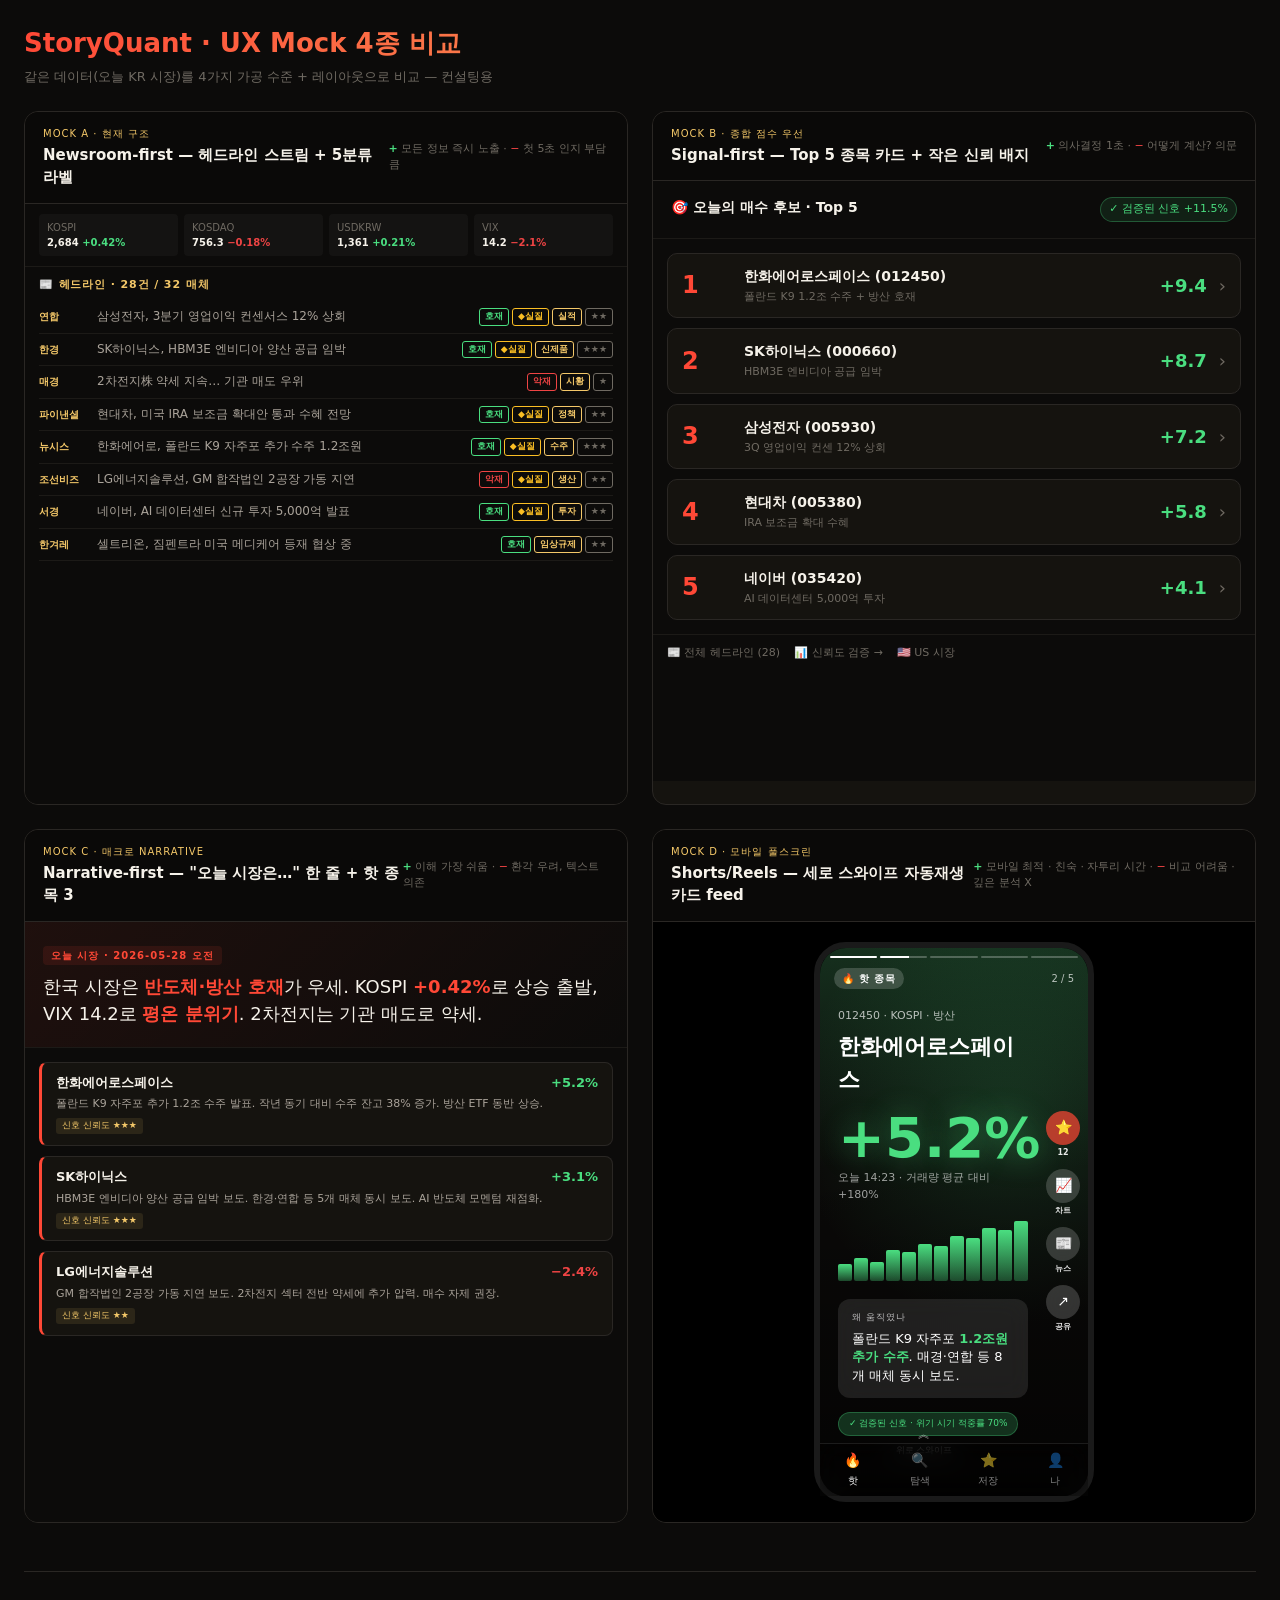
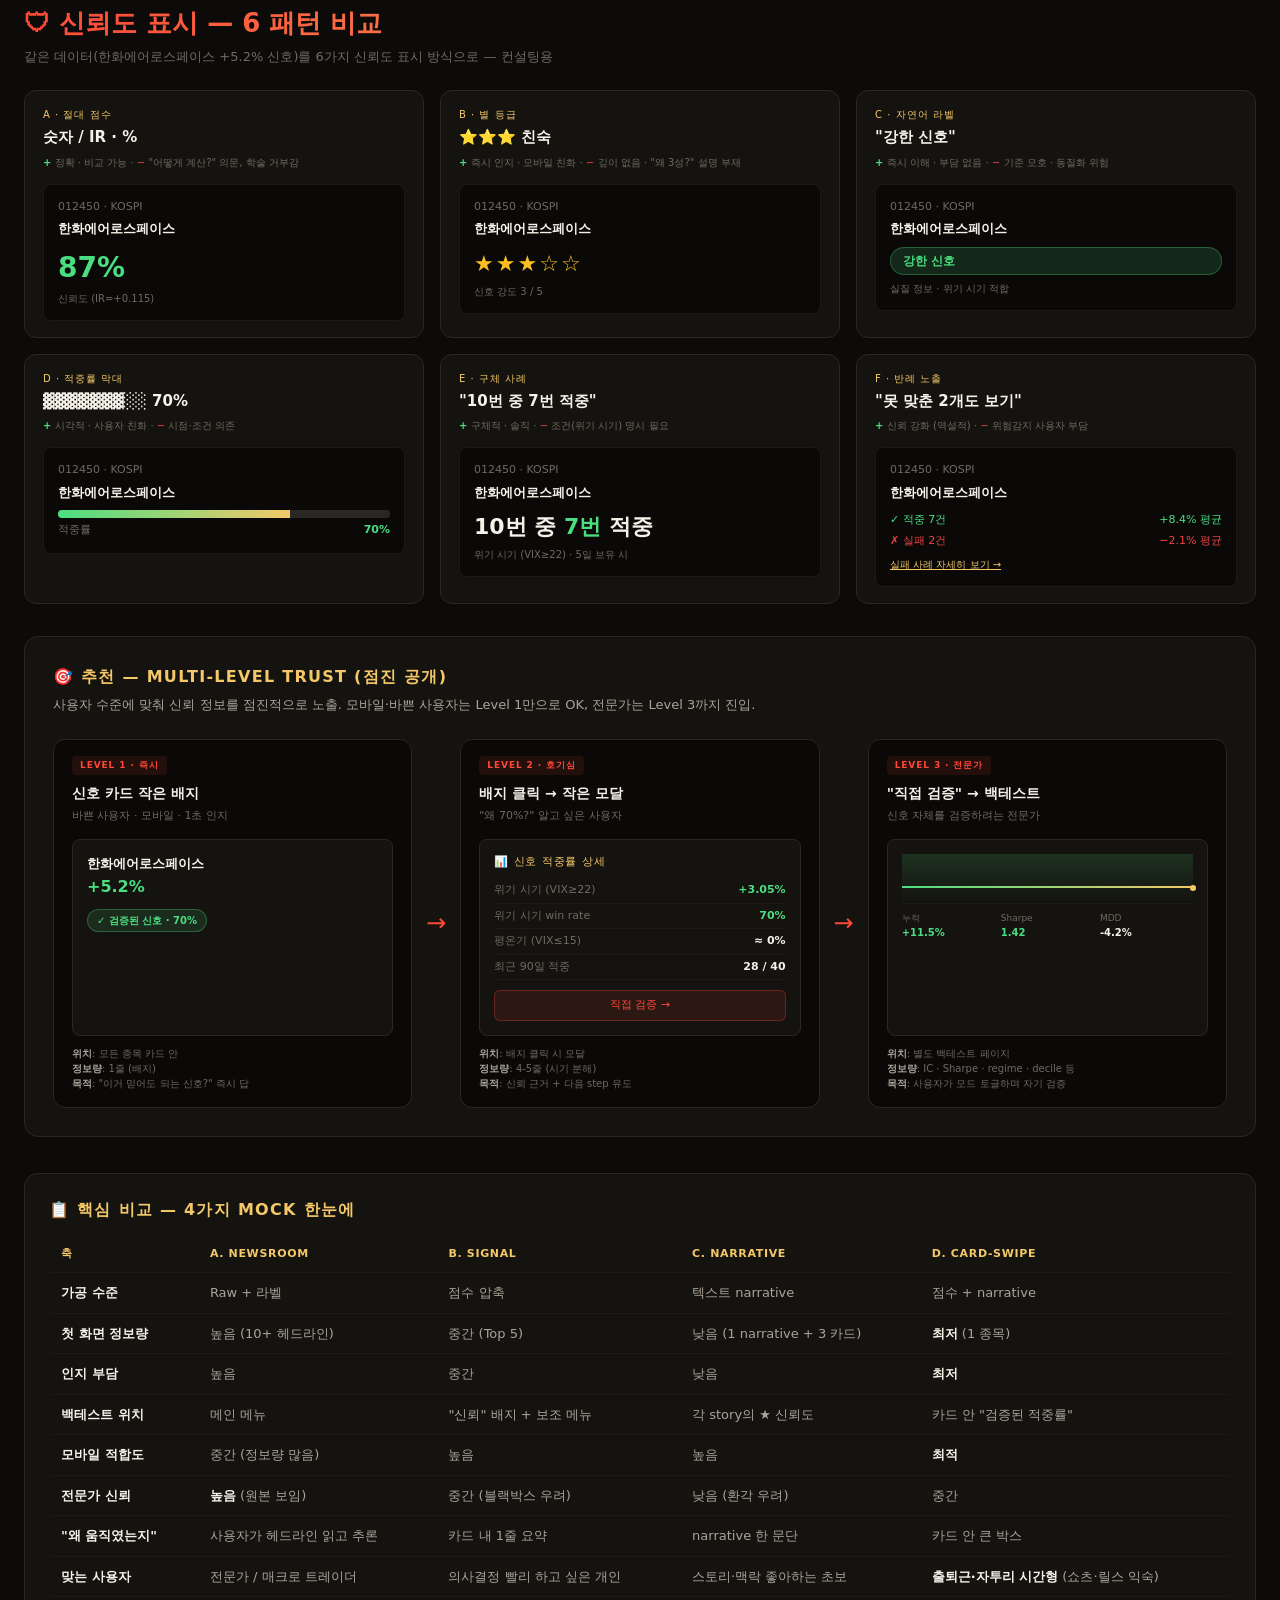
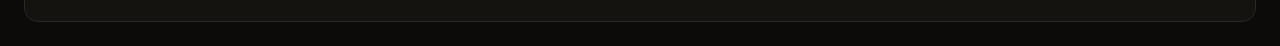
<file: ux-mocks.html>
<!DOCTYPE html>
<html lang="ko">
<head>
<meta charset="UTF-8">
<title>StoryQuant · UX Mock 비교</title>
<style>
  :root {
    --bg: #0c0b0a; --bg-soft: #15130f; --fg: #f6f2ea;
    --fg-dim: #aaa39a; --fg-mute: #6f6a62;
    --accent: #ff4836; --accent-soft: #f4c869;
    --line: #2a2724; --line-soft: #1c1a17;
    --green: #4ade80; --red: #ef4444; --yellow: #fbbf24;
  }
  * { box-sizing: border-box; margin: 0; padding: 0; }
  body {
    background: var(--bg); color: var(--fg);
    font-family: -apple-system, BlinkMacSystemFont, 'Pretendard', 'Apple SD Gothic Neo', system-ui, sans-serif;
    line-height: 1.5; padding: 24px;
  }
  h1.page-title {
    font-size: 26px; margin-bottom: 4px;
    background: linear-gradient(120deg, var(--accent), var(--accent-soft));
    -webkit-background-clip: text; background-clip: text; color: transparent;
  }
  .page-sub { color: var(--fg-mute); font-size: 13px; margin-bottom: 24px; }

  .grid {
    display: grid;
    grid-template-columns: 1fr 1fr;
    gap: 24px;
  }
  @media (max-width: 1200px) { .grid { grid-template-columns: 1fr; } }

  .mock {
    border: 1px solid var(--line);
    border-radius: 14px;
    overflow: hidden;
    background: var(--bg-soft);
  }
  .mock-head {
    padding: 14px 18px;
    border-bottom: 1px solid var(--line);
    display: flex; justify-content: space-between; align-items: center;
    background: #0a0908;
  }
  .mock-head h2 {
    font-size: 15px;
    color: var(--fg);
  }
  .mock-head .label {
    font-size: 10px; color: var(--accent-soft);
    text-transform: uppercase; letter-spacing: 0.1em;
    margin-bottom: 3px;
  }
  .mock-head .pros-cons {
    font-size: 11px; color: var(--fg-mute);
  }
  .mock-head .pros-cons b { color: var(--green); }
  .mock-head .pros-cons i { color: var(--red); font-style: normal; }

  .mock-body {
    height: 600px;
    overflow: hidden;
    position: relative;
    background: #0c0b0a;
  }

  /* ─────────────── Mock A: Newsroom-first ─────────────── */
  .mock-a .strip {
    display: grid; grid-template-columns: repeat(4, 1fr);
    gap: 6px; padding: 10px 14px;
    border-bottom: 1px solid var(--line-soft);
    font-size: 10px;
  }
  .mock-a .strip .it { background: rgba(255,255,255,0.03); padding: 6px 8px; border-radius: 4px; }
  .mock-a .strip .nm { color: var(--fg-mute); }
  .mock-a .strip .vl { color: var(--fg); font-weight: 600; }
  .mock-a .strip .ch.up { color: var(--green); }
  .mock-a .strip .ch.dn { color: var(--red); }

  .mock-a .feed { padding: 10px 14px; overflow: auto; height: calc(100% - 56px); }
  .mock-a .feed h3 {
    font-size: 11px; color: var(--accent-soft);
    text-transform: uppercase; letter-spacing: 0.08em;
    margin-bottom: 8px;
  }
  .mock-a .feed .row {
    display: grid; grid-template-columns: 50px 1fr auto;
    gap: 8px; align-items: center;
    padding: 7px 0;
    border-bottom: 1px solid var(--line-soft);
    font-size: 12px;
  }
  .mock-a .feed .src { color: var(--accent-soft); font-weight: 600; font-size: 10px; }
  .mock-a .feed .ttl { color: var(--fg-dim); line-height: 1.4; }
  .mock-a .feed .chips { display: flex; gap: 3px; }
  .mock-a .feed .chip {
    font-size: 9px; padding: 1px 5px; border-radius: 3px;
    border: 1px solid; font-weight: 600;
  }
  .mock-a .chip.bull { color: var(--green); border-color: var(--green); }
  .mock-a .chip.bear { color: var(--red); border-color: var(--red); }
  .mock-a .chip.cat { color: var(--accent-soft); border-color: var(--accent-soft); }
  .mock-a .chip.sub { color: var(--yellow); border-color: var(--yellow); }
  .mock-a .chip.star { color: var(--fg-mute); border-color: var(--fg-mute); }

  /* ─────────────── Mock B: Signal-first ─────────────── */
  .mock-b .hero {
    padding: 16px 18px;
    border-bottom: 1px solid var(--line-soft);
    display: flex; justify-content: space-between; align-items: baseline;
  }
  .mock-b .hero .title { font-size: 14px; color: var(--fg); font-weight: 600; }
  .mock-b .hero .badge {
    font-size: 11px; color: var(--green);
    background: rgba(74,222,128,0.1);
    border: 1px solid rgba(74,222,128,0.3);
    padding: 3px 8px; border-radius: 999px;
  }
  .mock-b .cards { padding: 14px; display: grid; gap: 10px; }
  .mock-b .card {
    background: var(--bg-soft);
    border: 1px solid var(--line);
    border-radius: 10px;
    padding: 12px 14px;
    display: grid; grid-template-columns: 50px 1fr auto auto;
    gap: 12px; align-items: center;
  }
  .mock-b .card .rank {
    font-size: 24px; font-weight: 800; color: var(--accent);
  }
  .mock-b .card .nm { font-size: 14px; color: var(--fg); font-weight: 600; }
  .mock-b .card .why { font-size: 11px; color: var(--fg-mute); margin-top: 2px; }
  .mock-b .card .score {
    font-size: 18px; color: var(--green); font-weight: 700;
  }
  .mock-b .card .arr {
    color: var(--fg-mute); font-size: 18px;
  }
  .mock-b .nav {
    border-top: 1px solid var(--line-soft); padding: 10px 14px;
    display: flex; gap: 14px; font-size: 11px; color: var(--fg-mute);
  }
  .mock-b .nav a { color: var(--fg-mute); text-decoration: none; }
  .mock-b .nav a:hover { color: var(--accent-soft); }

  /* ─────────────── Mock C: Narrative-first ─────────────── */
  .mock-c .head-narr {
    padding: 20px 18px;
    background: linear-gradient(135deg, rgba(255,72,54,0.08), transparent);
    border-bottom: 1px solid var(--line-soft);
  }
  .mock-c .head-narr .tag {
    display: inline-block;
    font-size: 10px; color: var(--accent); font-weight: 600;
    background: rgba(255,72,54,0.1);
    padding: 2px 8px; border-radius: 4px;
    text-transform: uppercase; letter-spacing: 0.1em;
    margin-bottom: 8px;
  }
  .mock-c .head-narr .narr {
    font-size: 18px; color: var(--fg);
    line-height: 1.5;
  }
  .mock-c .head-narr .narr b { color: var(--accent); }
  .mock-c .stories {
    padding: 14px; display: grid; gap: 10px;
  }
  .mock-c .story {
    background: var(--bg-soft);
    border: 1px solid var(--line);
    border-left: 3px solid var(--accent);
    border-radius: 8px;
    padding: 10px 14px;
  }
  .mock-c .story .h {
    display: flex; justify-content: space-between; align-items: baseline;
    margin-bottom: 4px;
  }
  .mock-c .story .nm { font-size: 13px; font-weight: 700; color: var(--fg); }
  .mock-c .story .chg { font-size: 13px; font-weight: 600; }
  .mock-c .story .chg.up { color: var(--green); }
  .mock-c .story .chg.dn { color: var(--red); }
  .mock-c .story p { font-size: 11px; color: var(--fg-dim); line-height: 1.4; }
  .mock-c .story .badge {
    display: inline-block; margin-top: 6px;
    font-size: 9px; color: var(--accent-soft);
    background: rgba(244,200,105,0.1);
    padding: 1px 6px; border-radius: 3px;
  }

  /* ─────────────── Mock D: 쇼츠/릴스 스타일 (모바일 풀스크린) ─────────────── */
  .mock-d .mock-body {
    background: #000;
    display: flex; align-items: center; justify-content: center;
    padding: 12px 0;
  }
  .mock-d .phone {
    width: 280px; height: 560px;
    background: #000;
    border: 6px solid #1a1a1a;
    border-radius: 32px;
    overflow: hidden;
    position: relative;
    display: flex; flex-direction: column;
  }
  /* progress bar 상단 — 쇼츠 스타일 */
  .mock-d .progress-bar {
    position: absolute; top: 8px; left: 10px; right: 10px;
    display: flex; gap: 3px;
    z-index: 10;
  }
  .mock-d .progress-bar .seg {
    flex: 1; height: 2.5px;
    background: rgba(255,255,255,0.25);
    border-radius: 2px;
    overflow: hidden;
  }
  .mock-d .progress-bar .seg .fill { height: 100%; background: white; }
  .mock-d .progress-bar .seg.done .fill { width: 100%; }
  .mock-d .progress-bar .seg.now .fill { width: 60%; }
  .mock-d .progress-bar .seg .fill { width: 0%; }
  /* top meta */
  .mock-d .top-meta {
    position: absolute; top: 20px; left: 14px; right: 14px;
    z-index: 9;
    display: flex; justify-content: space-between; align-items: center;
    color: white; font-size: 10px;
  }
  .mock-d .top-meta .cat-chip {
    background: rgba(255,255,255,0.18);
    padding: 3px 8px; border-radius: 999px;
    backdrop-filter: blur(8px);
    font-weight: 600;
    text-transform: uppercase; letter-spacing: 0.08em;
  }
  .mock-d .top-meta .time { opacity: 0.7; }

  /* full-screen feed card — gradient 배경 종목별 */
  .mock-d .reel {
    flex: 1;
    position: relative;
    background: linear-gradient(180deg, rgba(74,222,128,0.18), transparent 40%, rgba(0,0,0,0.6)),
                radial-gradient(circle at 70% 30%, rgba(74,222,128,0.15), transparent 50%);
    background-color: #0a0908;
    display: flex; flex-direction: column;
    padding: 60px 60px 50px 18px;  /* 우측 60px = 액션 rail 자리 확보, 하단 50px = bot-nav 자리 */
    color: white;
    overflow: hidden;
  }
  .mock-d .reel .ticker-row {
    font-size: 11px; opacity: 0.7;
    margin-bottom: 6px;
  }
  .mock-d .reel h3 {
    font-size: 22px;
    margin-bottom: 14px;
    font-weight: 700;
  }
  .mock-d .reel .change-hero {
    font-size: 56px; font-weight: 800;
    line-height: 1; margin-bottom: 4px;
    color: #4ade80;
    text-shadow: 0 0 30px rgba(74,222,128,0.4);
  }
  .mock-d .reel .change-sub {
    font-size: 11px; opacity: 0.6; margin-bottom: 18px;
  }
  .mock-d .reel .sparkline {
    height: 60px; margin-bottom: 18px;
    display: flex; align-items: flex-end; gap: 2px;
  }
  .mock-d .reel .sparkline div {
    flex: 1; border-radius: 2px;
    background: linear-gradient(180deg, #4ade80, rgba(74,222,128,0.3));
  }
  .mock-d .reel .why-card {
    background: rgba(255,255,255,0.1);
    backdrop-filter: blur(12px);
    border-radius: 12px;
    padding: 12px 14px;
    margin-bottom: 14px;
  }
  .mock-d .reel .why-label {
    font-size: 9px; opacity: 0.7;
    text-transform: uppercase; letter-spacing: 0.12em;
    margin-bottom: 5px;
  }
  .mock-d .reel .why-txt {
    font-size: 13px;
    line-height: 1.45;
    font-weight: 500;
  }
  .mock-d .reel .why-txt b { color: #4ade80; font-weight: 700; }
  .mock-d .reel .trust-badge {
    font-size: 9px;
    background: rgba(74,222,128,0.2);
    color: #4ade80;
    padding: 4px 10px; border-radius: 999px;
    align-self: flex-start;
    margin-bottom: auto;
    border: 1px solid rgba(74,222,128,0.3);
  }
  /* right side action rail — 쇼츠 스타일 */
  .mock-d .actions-rail {
    position: absolute; right: 8px; top: 50%;
    transform: translateY(-50%);
    display: flex; flex-direction: column; gap: 10px;
    align-items: center;
    z-index: 8;
  }
  .mock-d .actions-rail .item {
    display: flex; flex-direction: column;
    align-items: center; gap: 2px;
  }
  .mock-d .actions-rail .ico {
    width: 34px; height: 34px;
    background: rgba(255,255,255,0.18);
    backdrop-filter: blur(8px);
    border-radius: 50%;
    display: flex; align-items: center; justify-content: center;
    font-size: 14px;
    color: white;
  }
  .mock-d .actions-rail .ico.saved { background: rgba(255,72,54,0.7); }
  .mock-d .actions-rail .lab {
    font-size: 8px; color: white; opacity: 0.9;
    font-weight: 600;
  }
  /* swipe hint */
  .mock-d .swipe-hint {
    position: absolute; bottom: 38px; left: 0; right: 60px;
    text-align: center;
    color: rgba(255,255,255,0.55);
    font-size: 9px;
    display: flex; flex-direction: column; align-items: center; gap: 1px;
    pointer-events: none;
  }
  .mock-d .swipe-hint .arrow {
    animation: bounce 1.5s infinite;
    font-size: 12px;
  }
  @keyframes bounce {
    0%, 100% { transform: translateY(0); }
    50% { transform: translateY(-3px); }
  }
  /* bottom nav */
  .mock-d .bot-nav {
    position: absolute; bottom: 0; left: 0; right: 0;
    display: flex; justify-content: space-around;
    padding: 6px 0 8px;
    background: rgba(0,0,0,0.4);
    backdrop-filter: blur(12px);
    border-top: 0.5px solid rgba(255,255,255,0.1);
    font-size: 10px;
    color: rgba(255,255,255,0.5);
  }
  .mock-d .bot-nav .it.on { color: white; }
  .mock-d .bot-nav .it { display: flex; flex-direction: column; align-items: center; gap: 2px; }
  .mock-d .bot-nav .it .em { font-size: 14px; }

  /* ─── footer notes ─── */
  .key-comparison {
    margin-top: 36px;
    padding: 24px;
    background: var(--bg-soft);
    border: 1px solid var(--line);
    border-radius: 14px;
  }
  .key-comparison h2 {
    font-size: 16px; margin-bottom: 14px; color: var(--accent-soft);
    text-transform: uppercase; letter-spacing: 0.08em;
  }
  .key-comparison table { width: 100%; border-collapse: collapse; font-size: 13px; }
  .key-comparison th, .key-comparison td {
    padding: 10px 12px; border-bottom: 1px solid var(--line-soft);
    text-align: left; vertical-align: top;
  }
  .key-comparison th { color: var(--accent-soft); font-weight: 600; font-size: 11px; text-transform: uppercase; letter-spacing: 0.06em; }
  .key-comparison td { color: var(--fg-dim); }
  .key-comparison td b { color: var(--fg); }

  /* ─── 신뢰도 mock 섹션 ─── */
  .trust-section {
    margin-top: 48px;
    padding-top: 32px;
    border-top: 1px solid var(--line);
  }
  .trust-section h1.page-title { margin-top: 0; }

  .trust-patterns {
    display: grid;
    grid-template-columns: repeat(3, 1fr);
    gap: 16px;
    margin-bottom: 32px;
  }
  @media (max-width: 1100px) { .trust-patterns { grid-template-columns: repeat(2, 1fr); } }
  .tp-card {
    background: var(--bg-soft);
    border: 1px solid var(--line);
    border-radius: 12px;
    padding: 16px 18px;
  }
  .tp-card .tp-label {
    font-size: 10px; color: var(--accent-soft);
    text-transform: uppercase; letter-spacing: 0.1em;
    margin-bottom: 4px;
  }
  .tp-card .tp-title {
    font-size: 15px; color: var(--fg); font-weight: 600;
    margin-bottom: 6px;
  }
  .tp-card .tp-pros-cons {
    font-size: 10px; color: var(--fg-mute);
    margin-bottom: 14px;
    line-height: 1.5;
  }
  .tp-card .tp-pros-cons b { color: var(--green); }
  .tp-card .tp-pros-cons i { color: var(--red); font-style: normal; }
  .tp-card .tp-demo {
    background: #0a0908;
    border: 1px solid var(--line-soft);
    border-radius: 8px;
    padding: 14px;
    min-height: 90px;
    display: flex; flex-direction: column;
    justify-content: center;
  }
  .tp-card .tp-stock {
    font-size: 11px; color: var(--fg-mute);
    margin-bottom: 4px;
  }
  .tp-card .tp-name {
    font-size: 13px; color: var(--fg); font-weight: 600;
    margin-bottom: 8px;
  }
  /* A: 숫자 점수 */
  .tp-pat-a .num-big { font-size: 28px; font-weight: 800; color: var(--green); }
  .tp-pat-a .num-small { font-size: 10px; color: var(--fg-mute); margin-top: 2px; }
  /* B: 별 */
  .tp-pat-b .stars { font-size: 22px; color: var(--yellow); letter-spacing: 2px; margin-bottom: 4px; }
  .tp-pat-b .stars-meta { font-size: 10px; color: var(--fg-mute); }
  /* C: 자연어 */
  .tp-pat-c .label-pill {
    display: inline-block;
    background: rgba(74,222,128,0.15);
    color: var(--green);
    border: 1px solid rgba(74,222,128,0.3);
    padding: 4px 12px;
    border-radius: 999px;
    font-size: 12px; font-weight: 600;
  }
  .tp-pat-c .meta { font-size: 10px; color: var(--fg-mute); margin-top: 6px; }
  /* D: 막대 */
  .tp-pat-d .bar-wrap {
    background: var(--line); height: 8px; border-radius: 4px; overflow: hidden;
    margin-bottom: 4px;
  }
  .tp-pat-d .bar-fill {
    background: linear-gradient(90deg, var(--green), var(--accent-soft));
    height: 100%; width: 70%;
  }
  .tp-pat-d .bar-label {
    display: flex; justify-content: space-between;
    font-size: 11px;
  }
  .tp-pat-d .bar-label .v { color: var(--green); font-weight: 700; }
  .tp-pat-d .bar-label .l { color: var(--fg-mute); }
  /* E: 사용 사례 */
  .tp-pat-e .case-num {
    font-size: 22px; font-weight: 800; color: var(--fg);
  }
  .tp-pat-e .case-num b { color: var(--green); }
  .tp-pat-e .case-meta { font-size: 10px; color: var(--fg-mute); margin-top: 4px; }
  /* F: 반례 */
  .tp-pat-f .ok-row, .tp-pat-f .miss-row {
    display: flex; justify-content: space-between;
    font-size: 11px; padding: 2px 0;
  }
  .tp-pat-f .ok-row { color: var(--green); }
  .tp-pat-f .miss-row { color: var(--red); }
  .tp-pat-f .miss-link {
    font-size: 10px; color: var(--accent-soft);
    margin-top: 6px; text-decoration: underline;
  }

  /* ─── Multi-level Trust 인터랙션 ─── */
  .multi-level {
    background: var(--bg-soft);
    border: 1px solid var(--line);
    border-radius: 14px;
    padding: 28px;
  }
  .multi-level h2 {
    font-size: 16px; color: var(--accent-soft);
    text-transform: uppercase; letter-spacing: 0.08em;
    margin-bottom: 6px;
  }
  .multi-level p.intro {
    font-size: 13px; color: var(--fg-dim); margin-bottom: 24px;
  }
  .levels {
    display: grid;
    grid-template-columns: 1fr 24px 1fr 24px 1fr;
    gap: 12px;
    align-items: stretch;
  }
  @media (max-width: 1100px) { .levels { grid-template-columns: 1fr; } .levels .arrow-col { display: none; } }
  .level {
    background: #0a0908;
    border: 1px solid var(--line);
    border-radius: 12px;
    padding: 16px 18px;
    display: flex; flex-direction: column;
  }
  .level .lv-tag {
    display: inline-block;
    font-size: 9px; color: var(--accent); font-weight: 700;
    background: rgba(255,72,54,0.1);
    padding: 3px 8px; border-radius: 4px;
    text-transform: uppercase; letter-spacing: 0.1em;
    align-self: flex-start; margin-bottom: 8px;
  }
  .level h3 { font-size: 14px; color: var(--fg); margin-bottom: 4px; }
  .level .lv-when { font-size: 11px; color: var(--fg-mute); margin-bottom: 14px; }
  .level .lv-mock {
    background: var(--bg-soft);
    border: 1px solid var(--line);
    border-radius: 8px;
    padding: 14px;
    margin-bottom: 10px;
    flex: 1;
  }
  .level .lv-explain {
    font-size: 10px; color: var(--fg-mute); line-height: 1.5;
  }
  .level .lv-explain b { color: var(--fg-dim); }
  .arrow-col {
    display: flex; align-items: center; justify-content: center;
    color: var(--accent); font-size: 24px;
  }
  /* Level 1 mock: 카드 */
  .lv1-card .nm { font-size: 13px; color: var(--fg); font-weight: 700; margin-bottom: 2px; }
  .lv1-card .chg { font-size: 16px; color: var(--green); font-weight: 700; margin-bottom: 8px; }
  .lv1-card .trust-chip {
    display: inline-block;
    background: rgba(74,222,128,0.12);
    color: var(--green);
    border: 1px solid rgba(74,222,128,0.3);
    padding: 3px 9px; border-radius: 999px;
    font-size: 10px; font-weight: 600;
  }
  .lv1-card .trust-chip::before { content: "✓ "; }
  /* Level 2 mock: 모달 */
  .lv2-modal .mh {
    font-size: 11px; color: var(--accent-soft);
    text-transform: uppercase; letter-spacing: 0.08em;
    margin-bottom: 8px;
  }
  .lv2-modal .row {
    display: flex; justify-content: space-between;
    font-size: 11px; padding: 4px 0;
    border-bottom: 1px solid var(--line-soft);
  }
  .lv2-modal .row .l { color: var(--fg-mute); }
  .lv2-modal .row .v { color: var(--fg); font-weight: 600; }
  .lv2-modal .row.up .v { color: var(--green); }
  .lv2-modal .row.dn .v { color: var(--red); }
  .lv2-modal .cta {
    display: block; text-align: center;
    font-size: 11px; color: var(--accent);
    background: rgba(255,72,54,0.1);
    border: 1px solid rgba(255,72,54,0.3);
    padding: 6px; border-radius: 6px;
    margin-top: 10px;
    text-decoration: none;
  }
  /* Level 3 mock: 백테스트 */
  .lv3-bt .chart-area {
    height: 50px;
    background: linear-gradient(180deg, rgba(74,222,128,0.15), transparent);
    border-bottom: 1px solid var(--line-soft);
    position: relative;
    margin-bottom: 8px;
  }
  .lv3-bt .chart-line {
    position: absolute; bottom: 0; left: 0; right: 0; height: 1.5px;
    background: linear-gradient(90deg, var(--green) 0%, var(--accent-soft) 100%);
  }
  .lv3-bt .chart-line::before {
    content: ''; position: absolute; right: 0; bottom: 0;
    width: 6px; height: 6px; background: var(--accent-soft); border-radius: 50%;
    transform: translate(50%, 50%);
  }
  .lv3-bt .stats {
    display: grid; grid-template-columns: 1fr 1fr 1fr; gap: 6px;
    font-size: 10px;
  }
  .lv3-bt .stat .l { color: var(--fg-mute); font-size: 9px; }
  .lv3-bt .stat .v { color: var(--fg); font-weight: 700; }
  .lv3-bt .stat.up .v { color: var(--green); }

  @media print {
    @page { size: A4 landscape; margin: 10mm; }
    body { background: white; color: #111; padding: 0; }
    h1.page-title { color: #c0392b; -webkit-background-clip: initial; background: none; -webkit-text-fill-color: #c0392b; }
    .page-sub { color: #555; }
    .mock { background: #fafafa; border-color: #ddd; }
    .mock-head { background: #f0f0f0; border-bottom-color: #ddd; }
    .mock-head h2 { color: #111; }
    .mock-head .label { color: #b45309; }
    .mock-head .pros-cons { color: #555; }
    .mock-body { background: white; }
    .grid { gap: 16px; page-break-inside: avoid; }
    .key-comparison { background: #fafafa; border-color: #ddd; }
    .key-comparison th { color: #c0392b; }
    .key-comparison td { color: #333; }
  }
</style>
</head>
<body>

<h1 class="page-title">StoryQuant · UX Mock 4종 비교</h1>
<p class="page-sub">같은 데이터(오늘 KR 시장)를 4가지 가공 수준 + 레이아웃으로 비교 — 컨설팅용</p>

<div class="grid">

<!-- ═══════════════ Mock A: Newsroom-first ═══════════════ -->
<div class="mock mock-a">
  <div class="mock-head">
    <div>
      <div class="label">Mock A · 현재 구조</div>
      <h2>Newsroom-first — 헤드라인 스트림 + 5분류 라벨</h2>
    </div>
    <div class="pros-cons">
      <b>+</b> 모든 정보 즉시 노출 · <i>−</i> 첫 5초 인지 부담 큼
    </div>
  </div>
  <div class="mock-body">
    <div class="strip">
      <div class="it"><div class="nm">KOSPI</div><div class="vl">2,684 <span class="ch up">+0.42%</span></div></div>
      <div class="it"><div class="nm">KOSDAQ</div><div class="vl">756.3 <span class="ch dn">−0.18%</span></div></div>
      <div class="it"><div class="nm">USDKRW</div><div class="vl">1,361 <span class="ch up">+0.21%</span></div></div>
      <div class="it"><div class="nm">VIX</div><div class="vl">14.2 <span class="ch dn">−2.1%</span></div></div>
    </div>
    <div class="feed">
      <h3>📰 헤드라인 · 28건 / 32 매체</h3>
      <div class="row">
        <div class="src">연합</div>
        <div class="ttl">삼성전자, 3분기 영업이익 컨센서스 12% 상회</div>
        <div class="chips"><span class="chip bull">호재</span><span class="chip sub">◆실질</span><span class="chip cat">실적</span><span class="chip star">★★</span></div>
      </div>
      <div class="row">
        <div class="src">한경</div>
        <div class="ttl">SK하이닉스, HBM3E 엔비디아 양산 공급 임박</div>
        <div class="chips"><span class="chip bull">호재</span><span class="chip sub">◆실질</span><span class="chip cat">신제품</span><span class="chip star">★★★</span></div>
      </div>
      <div class="row">
        <div class="src">매경</div>
        <div class="ttl">2차전지株 약세 지속… 기관 매도 우위</div>
        <div class="chips"><span class="chip bear">악재</span><span class="chip cat">시황</span><span class="chip star">★</span></div>
      </div>
      <div class="row">
        <div class="src">파이낸셜</div>
        <div class="ttl">현대차, 미국 IRA 보조금 확대안 통과 수혜 전망</div>
        <div class="chips"><span class="chip bull">호재</span><span class="chip sub">◆실질</span><span class="chip cat">정책</span><span class="chip star">★★</span></div>
      </div>
      <div class="row">
        <div class="src">뉴시스</div>
        <div class="ttl">한화에어로, 폴란드 K9 자주포 추가 수주 1.2조원</div>
        <div class="chips"><span class="chip bull">호재</span><span class="chip sub">◆실질</span><span class="chip cat">수주</span><span class="chip star">★★★</span></div>
      </div>
      <div class="row">
        <div class="src">조선비즈</div>
        <div class="ttl">LG에너지솔루션, GM 합작법인 2공장 가동 지연</div>
        <div class="chips"><span class="chip bear">악재</span><span class="chip sub">◆실질</span><span class="chip cat">생산</span><span class="chip star">★★</span></div>
      </div>
      <div class="row">
        <div class="src">서경</div>
        <div class="ttl">네이버, AI 데이터센터 신규 투자 5,000억 발표</div>
        <div class="chips"><span class="chip bull">호재</span><span class="chip sub">◆실질</span><span class="chip cat">투자</span><span class="chip star">★★</span></div>
      </div>
      <div class="row">
        <div class="src">한겨레</div>
        <div class="ttl">셀트리온, 짐펜트라 미국 메디케어 등재 협상 중</div>
        <div class="chips"><span class="chip bull">호재</span><span class="chip cat">임상규제</span><span class="chip star">★★</span></div>
      </div>
    </div>
  </div>
</div>

<!-- ═══════════════ Mock B: Signal-first ═══════════════ -->
<div class="mock mock-b">
  <div class="mock-head">
    <div>
      <div class="label">Mock B · 종합 점수 우선</div>
      <h2>Signal-first — Top 5 종목 카드 + 작은 신뢰 배지</h2>
    </div>
    <div class="pros-cons">
      <b>+</b> 의사결정 1초 · <i>−</i> 어떻게 계산? 의문</div>
  </div>
  <div class="mock-body">
    <div class="hero">
      <div class="title">🎯 오늘의 매수 후보 · Top 5</div>
      <div class="badge">✓ 검증된 신호 +11.5%</div>
    </div>
    <div class="cards">
      <div class="card">
        <div class="rank">1</div>
        <div>
          <div class="nm">한화에어로스페이스 (012450)</div>
          <div class="why">폴란드 K9 1.2조 수주 + 방산 호재</div>
        </div>
        <div class="score">+9.4</div>
        <div class="arr">›</div>
      </div>
      <div class="card">
        <div class="rank">2</div>
        <div>
          <div class="nm">SK하이닉스 (000660)</div>
          <div class="why">HBM3E 엔비디아 공급 임박</div>
        </div>
        <div class="score">+8.7</div>
        <div class="arr">›</div>
      </div>
      <div class="card">
        <div class="rank">3</div>
        <div>
          <div class="nm">삼성전자 (005930)</div>
          <div class="why">3Q 영업이익 컨센 12% 상회</div>
        </div>
        <div class="score">+7.2</div>
        <div class="arr">›</div>
      </div>
      <div class="card">
        <div class="rank">4</div>
        <div>
          <div class="nm">현대차 (005380)</div>
          <div class="why">IRA 보조금 확대 수혜</div>
        </div>
        <div class="score">+5.8</div>
        <div class="arr">›</div>
      </div>
      <div class="card">
        <div class="rank">5</div>
        <div>
          <div class="nm">네이버 (035420)</div>
          <div class="why">AI 데이터센터 5,000억 투자</div>
        </div>
        <div class="score">+4.1</div>
        <div class="arr">›</div>
      </div>
    </div>
    <div class="nav">
      <a href="#">📰 전체 헤드라인 (28)</a>
      <a href="#">📊 신뢰도 검증 →</a>
      <a href="#">🇺🇸 US 시장</a>
    </div>
  </div>
</div>

<!-- ═══════════════ Mock C: Narrative-first ═══════════════ -->
<div class="mock mock-c">
  <div class="mock-head">
    <div>
      <div class="label">Mock C · 매크로 narrative</div>
      <h2>Narrative-first — "오늘 시장은…" 한 줄 + 핫 종목 3</h2>
    </div>
    <div class="pros-cons">
      <b>+</b> 이해 가장 쉬움 · <i>−</i> 환각 우려, 텍스트 의존</div>
  </div>
  <div class="mock-body">
    <div class="head-narr">
      <span class="tag">오늘 시장 · 2026-05-28 오전</span>
      <div class="narr">
        한국 시장은 <b>반도체·방산 호재</b>가 우세. KOSPI <b>+0.42%</b>로 상승 출발, VIX 14.2로 <b>평온 분위기</b>. 2차전지는 기관 매도로 약세.
      </div>
    </div>
    <div class="stories">
      <div class="story">
        <div class="h">
          <span class="nm">한화에어로스페이스</span>
          <span class="chg up">+5.2%</span>
        </div>
        <p>폴란드 K9 자주포 추가 1.2조 수주 발표. 작년 동기 대비 수주 잔고 38% 증가. 방산 ETF 동반 상승.</p>
        <span class="badge">신호 신뢰도 ★★★</span>
      </div>
      <div class="story">
        <div class="h">
          <span class="nm">SK하이닉스</span>
          <span class="chg up">+3.1%</span>
        </div>
        <p>HBM3E 엔비디아 양산 공급 임박 보도. 한경·연합 등 5개 매체 동시 보도. AI 반도체 모멘텀 재점화.</p>
        <span class="badge">신호 신뢰도 ★★★</span>
      </div>
      <div class="story">
        <div class="h">
          <span class="nm">LG에너지솔루션</span>
          <span class="chg dn">−2.4%</span>
        </div>
        <p>GM 합작법인 2공장 가동 지연 보도. 2차전지 섹터 전반 약세에 추가 압력. 매수 자제 권장.</p>
        <span class="badge">신호 신뢰도 ★★</span>
      </div>
    </div>
  </div>
</div>

<!-- ═══════════════ Mock D: 쇼츠/릴스 스타일 (모바일 풀스크린) ═══════════════ -->
<div class="mock mock-d">
  <div class="mock-head">
    <div>
      <div class="label">Mock D · 모바일 풀스크린</div>
      <h2>Shorts/Reels — 세로 스와이프 자동재생 카드 feed</h2>
    </div>
    <div class="pros-cons">
      <b>+</b> 모바일 최적 · 친숙 · 자투리 시간 · <i>−</i> 비교 어려움 · 깊은 분석 X
    </div>
  </div>
  <div class="mock-body">
    <div class="phone">
      <!-- 상단 progress bar (5개 reel 중 2번째) -->
      <div class="progress-bar">
        <div class="seg done"><div class="fill"></div></div>
        <div class="seg now"><div class="fill"></div></div>
        <div class="seg"><div class="fill"></div></div>
        <div class="seg"><div class="fill"></div></div>
        <div class="seg"><div class="fill"></div></div>
      </div>
      <!-- top meta -->
      <div class="top-meta">
        <span class="cat-chip">🔥 핫 종목</span>
        <span class="time">2 / 5</span>
      </div>
      <!-- 풀스크린 reel -->
      <div class="reel">
        <div class="ticker-row">012450 · KOSPI · 방산</div>
        <h3>한화에어로스페이스</h3>
        <div class="change-hero">+5.2%</div>
        <div class="change-sub">오늘 14:23 · 거래량 평균 대비 +180%</div>

        <div class="sparkline">
          <div style="height: 28%"></div><div style="height: 38%"></div>
          <div style="height: 32%"></div><div style="height: 52%"></div>
          <div style="height: 48%"></div><div style="height: 62%"></div>
          <div style="height: 58%"></div><div style="height: 75%"></div>
          <div style="height: 72%"></div><div style="height: 88%"></div>
          <div style="height: 85%"></div><div style="height: 100%"></div>
        </div>

        <div class="why-card">
          <div class="why-label">왜 움직였나</div>
          <div class="why-txt">폴란드 K9 자주포 <b>1.2조원 추가 수주</b>. 매경·연합 등 8개 매체 동시 보도.</div>
        </div>

        <div class="trust-badge">✓ 검증된 신호 · 위기 시기 적중률 70%</div>
      </div>

      <!-- 우측 액션 rail (쇼츠 스타일) -->
      <div class="actions-rail">
        <div class="item"><div class="ico saved">⭐</div><div class="lab">12</div></div>
        <div class="item"><div class="ico">📈</div><div class="lab">차트</div></div>
        <div class="item"><div class="ico">📰</div><div class="lab">뉴스</div></div>
        <div class="item"><div class="ico">↗</div><div class="lab">공유</div></div>
      </div>

      <!-- swipe hint -->
      <div class="swipe-hint">
        <span class="arrow">︽</span>
        <span>위로 스와이프</span>
      </div>

      <!-- bottom nav -->
      <div class="bot-nav">
        <div class="it on"><span class="em">🔥</span><span>핫</span></div>
        <div class="it"><span class="em">🔍</span><span>탐색</span></div>
        <div class="it"><span class="em">⭐</span><span>저장</span></div>
        <div class="it"><span class="em">👤</span><span>나</span></div>
      </div>
    </div>
  </div>
</div>

</div>

<!-- ═══════════════ 신뢰도 UX 섹션 ═══════════════ -->
<div class="trust-section">
  <h1 class="page-title">🛡 신뢰도 표시 — 6 패턴 비교</h1>
  <p class="page-sub">같은 데이터(한화에어로스페이스 +5.2% 신호)를 6가지 신뢰도 표시 방식으로 — 컨설팅용</p>

  <div class="trust-patterns">

    <!-- A. 절대 점수 -->
    <div class="tp-card tp-pat-a">
      <div class="tp-label">A · 절대 점수</div>
      <div class="tp-title">숫자 / IR · %</div>
      <div class="tp-pros-cons"><b>+</b> 정확 · 비교 가능 · <i>−</i> "어떻게 계산?" 의문, 학술 거부감</div>
      <div class="tp-demo">
        <div class="tp-stock">012450 · KOSPI</div>
        <div class="tp-name">한화에어로스페이스</div>
        <div class="num-big">87%</div>
        <div class="num-small">신뢰도 (IR=+0.115)</div>
      </div>
    </div>

    <!-- B. 별 등급 -->
    <div class="tp-card tp-pat-b">
      <div class="tp-label">B · 별 등급</div>
      <div class="tp-title">⭐⭐⭐ 친숙</div>
      <div class="tp-pros-cons"><b>+</b> 즉시 인지 · 모바일 친화 · <i>−</i> 깊이 없음 · "왜 3성?" 설명 부재</div>
      <div class="tp-demo">
        <div class="tp-stock">012450 · KOSPI</div>
        <div class="tp-name">한화에어로스페이스</div>
        <div class="stars">★★★☆☆</div>
        <div class="stars-meta">신호 강도 3 / 5</div>
      </div>
    </div>

    <!-- C. 자연어 -->
    <div class="tp-card tp-pat-c">
      <div class="tp-label">C · 자연어 라벨</div>
      <div class="tp-title">"강한 신호"</div>
      <div class="tp-pros-cons"><b>+</b> 즉시 이해 · 부담 없음 · <i>−</i> 기준 모호 · 동질화 위험</div>
      <div class="tp-demo">
        <div class="tp-stock">012450 · KOSPI</div>
        <div class="tp-name">한화에어로스페이스</div>
        <span class="label-pill">강한 신호</span>
        <div class="meta">실질 정보 · 위기 시기 적합</div>
      </div>
    </div>

    <!-- D. 적중률 막대 -->
    <div class="tp-card tp-pat-d">
      <div class="tp-label">D · 적중률 막대</div>
      <div class="tp-title">▓▓▓▓▓▓▓░░ 70%</div>
      <div class="tp-pros-cons"><b>+</b> 시각적 · 사용자 친화 · <i>−</i> 시점·조건 의존</div>
      <div class="tp-demo">
        <div class="tp-stock">012450 · KOSPI</div>
        <div class="tp-name">한화에어로스페이스</div>
        <div class="bar-wrap"><div class="bar-fill"></div></div>
        <div class="bar-label"><span class="l">적중률</span><span class="v">70%</span></div>
      </div>
    </div>

    <!-- E. 사용 사례 -->
    <div class="tp-card tp-pat-e">
      <div class="tp-label">E · 구체 사례</div>
      <div class="tp-title">"10번 중 7번 적중"</div>
      <div class="tp-pros-cons"><b>+</b> 구체적 · 솔직 · <i>−</i> 조건(위기 시기) 명시 필요</div>
      <div class="tp-demo">
        <div class="tp-stock">012450 · KOSPI</div>
        <div class="tp-name">한화에어로스페이스</div>
        <div class="case-num">10번 중 <b>7번</b> 적중</div>
        <div class="case-meta">위기 시기 (VIX≥22) · 5일 보유 시</div>
      </div>
    </div>

    <!-- F. 반례 노출 -->
    <div class="tp-card tp-pat-f">
      <div class="tp-label">F · 반례 노출</div>
      <div class="tp-title">"못 맞춘 2개도 보기"</div>
      <div class="tp-pros-cons"><b>+</b> 신뢰 강화 (역설적) · <i>−</i> 위험감지 사용자 부담</div>
      <div class="tp-demo">
        <div class="tp-stock">012450 · KOSPI</div>
        <div class="tp-name">한화에어로스페이스</div>
        <div class="ok-row"><span>✓ 적중 7건</span><span>+8.4% 평균</span></div>
        <div class="miss-row"><span>✗ 실패 2건</span><span>−2.1% 평균</span></div>
        <div class="miss-link">실패 사례 자세히 보기 →</div>
      </div>
    </div>

  </div>

  <!-- ═══════════════ Multi-level Trust ═══════════════ -->
  <div class="multi-level">
    <h2>🎯 추천 — Multi-level Trust (점진 공개)</h2>
    <p class="intro">사용자 수준에 맞춰 신뢰 정보를 점진적으로 노출. 모바일·바쁜 사용자는 Level 1만으로 OK, 전문가는 Level 3까지 진입.</p>

    <div class="levels">

      <!-- LEVEL 1 -->
      <div class="level">
        <span class="lv-tag">Level 1 · 즉시</span>
        <h3>신호 카드 작은 배지</h3>
        <div class="lv-when">바쁜 사용자 · 모바일 · 1초 인지</div>
        <div class="lv-mock lv1-card">
          <div class="nm">한화에어로스페이스</div>
          <div class="chg">+5.2%</div>
          <span class="trust-chip">검증된 신호 · 70%</span>
        </div>
        <div class="lv-explain">
          <b>위치</b>: 모든 종목 카드 안<br>
          <b>정보량</b>: 1줄 (배지)<br>
          <b>목적</b>: "이거 믿어도 되는 신호?" 즉시 답
        </div>
      </div>

      <div class="arrow-col">→</div>

      <!-- LEVEL 2 -->
      <div class="level">
        <span class="lv-tag">Level 2 · 호기심</span>
        <h3>배지 클릭 → 작은 모달</h3>
        <div class="lv-when">"왜 70%?" 알고 싶은 사용자</div>
        <div class="lv-mock lv2-modal">
          <div class="mh">📊 신호 적중률 상세</div>
          <div class="row up"><span class="l">위기 시기 (VIX≥22)</span><span class="v">+3.05%</span></div>
          <div class="row up"><span class="l">위기 시기 win rate</span><span class="v">70%</span></div>
          <div class="row"><span class="l">평온기 (VIX≤15)</span><span class="v">≈ 0%</span></div>
          <div class="row"><span class="l">최근 90일 적중</span><span class="v">28 / 40</span></div>
          <a class="cta">직접 검증 →</a>
        </div>
        <div class="lv-explain">
          <b>위치</b>: 배지 클릭 시 모달<br>
          <b>정보량</b>: 4-5줄 (시기 분해)<br>
          <b>목적</b>: 신뢰 근거 + 다음 step 유도
        </div>
      </div>

      <div class="arrow-col">→</div>

      <!-- LEVEL 3 -->
      <div class="level">
        <span class="lv-tag">Level 3 · 전문가</span>
        <h3>"직접 검증" → 백테스트</h3>
        <div class="lv-when">신호 자체를 검증하려는 전문가</div>
        <div class="lv-mock lv3-bt">
          <div class="chart-area">
            <div class="chart-line" style="bottom: 30%"></div>
          </div>
          <div class="stats">
            <div class="stat up"><div class="l">누적</div><div class="v">+11.5%</div></div>
            <div class="stat up"><div class="l">Sharpe</div><div class="v">1.42</div></div>
            <div class="stat"><div class="l">MDD</div><div class="v">-4.2%</div></div>
          </div>
        </div>
        <div class="lv-explain">
          <b>위치</b>: 별도 백테스트 페이지<br>
          <b>정보량</b>: IC · Sharpe · regime · decile 등<br>
          <b>목적</b>: 사용자가 모드 토글하며 자기 검증
        </div>
      </div>

    </div>
  </div>
</div>

<!-- ═══════════════ 비교 표 ═══════════════ -->
<div class="key-comparison">
  <h2>📋 핵심 비교 — 4가지 mock 한눈에</h2>
  <table>
    <tr>
      <th>축</th>
      <th>A. Newsroom</th>
      <th>B. Signal</th>
      <th>C. Narrative</th>
      <th>D. Card-Swipe</th>
    </tr>
    <tr>
      <td><b>가공 수준</b></td>
      <td>Raw + 라벨</td>
      <td>점수 압축</td>
      <td>텍스트 narrative</td>
      <td>점수 + narrative</td>
    </tr>
    <tr>
      <td><b>첫 화면 정보량</b></td>
      <td>높음 (10+ 헤드라인)</td>
      <td>중간 (Top 5)</td>
      <td>낮음 (1 narrative + 3 카드)</td>
      <td><b>최저</b> (1 종목)</td>
    </tr>
    <tr>
      <td><b>인지 부담</b></td>
      <td>높음</td>
      <td>중간</td>
      <td>낮음</td>
      <td><b>최저</b></td>
    </tr>
    <tr>
      <td><b>백테스트 위치</b></td>
      <td>메인 메뉴</td>
      <td>"신뢰" 배지 + 보조 메뉴</td>
      <td>각 story의 ★ 신뢰도</td>
      <td>카드 안 "검증된 적중률"</td>
    </tr>
    <tr>
      <td><b>모바일 적합도</b></td>
      <td>중간 (정보량 많음)</td>
      <td>높음</td>
      <td>높음</td>
      <td><b>최적</b></td>
    </tr>
    <tr>
      <td><b>전문가 신뢰</b></td>
      <td><b>높음</b> (원본 보임)</td>
      <td>중간 (블랙박스 우려)</td>
      <td>낮음 (환각 우려)</td>
      <td>중간</td>
    </tr>
    <tr>
      <td><b>"왜 움직였는지"</b></td>
      <td>사용자가 헤드라인 읽고 추론</td>
      <td>카드 내 1줄 요약</td>
      <td>narrative 한 문단</td>
      <td>카드 안 큰 박스</td>
    </tr>
    <tr>
      <td><b>맞는 사용자</b></td>
      <td>전문가 / 매크로 트레이더</td>
      <td>의사결정 빨리 하고 싶은 개인</td>
      <td>스토리·맥락 좋아하는 초보</td>
      <td><b>출퇴근·자투리 시간형</b> (쇼츠·릴스 익숙)</td>
    </tr>
  </table>
</div>

</body>
</html>
</file>
<file: web/style.css>
/* ── Reset & Base ── */
*, *::before, *::after { box-sizing: border-box; margin: 0; padding: 0; }

:root {
  --bg-primary: #0d0f14;
  --bg-card: #141720;
  --bg-hover: #1a1e2a;
  --border: #1f2535;
  --text-primary: #e8ecf4;
  --text-secondary: #8892a4;
  --text-muted: #5a6480;
  --accent-blue: #3b82f6;
  --accent-green: #22c55e;
  --accent-red: #f87171;
  --accent-yellow: #fbbf24;
  --accent-purple: #a855f7;
  --accent-cyan: #38bdf8;
  --font-sans: 'DM Sans', -apple-system, sans-serif;
  --font-mono: 'DM Mono', 'SF Mono', monospace;
}

html { font-size: 15px; }

body {
  font-family: var(--font-sans);
  background: var(--bg-primary);
  color: var(--text-primary);
  min-height: 100vh;
  padding: 0 24px 40px;
  max-width: 1400px;
  margin: 0 auto;
}

/* ── Header ── */
.header {
  display: flex;
  align-items: baseline;
  justify-content: space-between;
  padding: 20px 0 12px;
  border-bottom: 1px solid var(--border);
  margin-bottom: 16px;
}
.header-left { display: flex; align-items: baseline; gap: 14px; }
.logo {
  font-family: var(--font-mono);
  font-size: 1.15rem;
  font-weight: 500;
  color: var(--text-primary);
  letter-spacing: 0.03em;
}
.subtitle {
  font-family: var(--font-mono);
  font-size: 0.72rem;
  color: var(--accent-blue);
}
.header-right { display: flex; align-items: center; gap: 12px; }
.clock {
  font-family: var(--font-mono);
  font-size: 0.7rem;
  color: var(--text-muted);
}
.status-badge {
  font-family: var(--font-mono);
  font-size: 0.6rem;
  font-weight: 500;
  letter-spacing: 0.08em;
  text-transform: uppercase;
  padding: 3px 8px;
  border-radius: 3px;
}
.status-badge.online  { background: #052a1a; color: var(--accent-green); border: 1px solid #15803d; }
.status-badge.offline { background: #2d0f0f; color: var(--accent-red); border: 1px solid #7f1d1d; }

/* ── KPI Strip ── */
.kpi-strip {
  display: grid;
  grid-template-columns: repeat(5, 1fr);
  gap: 10px;
  margin-bottom: 16px;
}
.kpi-card {
  background: var(--bg-card);
  border: 1px solid var(--border);
  border-radius: 6px;
  padding: 14px 16px;
  text-align: center;
}
.kpi-label {
  font-family: var(--font-mono);
  font-size: 0.65rem;
  letter-spacing: 0.08em;
  text-transform: uppercase;
  color: var(--text-muted);
  margin-bottom: 4px;
}
.kpi-value {
  font-size: 1.5rem;
  font-weight: 600;
  color: var(--text-primary);
  font-family: var(--font-mono);
}

/* ── Tabs ── */
.tabs {
  display: flex;
  gap: 2px;
  border-bottom: 1px solid var(--border);
  margin-bottom: 20px;
}
.tab {
  background: transparent;
  border: none;
  border-bottom: 2px solid transparent;
  color: var(--text-muted);
  font-family: var(--font-mono);
  font-size: 0.78rem;
  letter-spacing: 0.06em;
  text-transform: uppercase;
  padding: 10px 20px;
  cursor: pointer;
  transition: color 0.15s, border-color 0.15s;
}
.tab:hover { color: var(--text-secondary); }
.tab.active {
  color: var(--text-primary);
  border-bottom-color: var(--accent-blue);
}

/* ── Panels ── */
.panel { display: none; }
.panel.active { display: block; }

/* ── Section Header ── */
.section-header {
  font-family: var(--font-mono);
  font-size: 0.7rem;
  letter-spacing: 0.12em;
  text-transform: uppercase;
  color: var(--accent-blue);
  padding-bottom: 6px;
  border-bottom: 1px solid var(--border);
  margin-bottom: 12px;
}

/* ── Empty State ── */
.empty-state {
  padding: 24px;
  text-align: center;
  color: var(--text-muted);
  font-family: var(--font-mono);
  font-size: 0.78rem;
  border: 1px dashed var(--border);
  border-radius: 6px;
}

/* ── Narrative Cards ── */
.narratives-grid {
  display: grid;
  grid-template-columns: repeat(auto-fill, minmax(400px, 1fr));
  gap: 10px;
}
.narrative-card {
  background: var(--bg-card);
  border-radius: 6px;
  padding: 14px 16px;
  border: 1px solid var(--border);
  transition: background 0.15s;
}
.narrative-card:hover { background: var(--bg-hover); }
.narrative-card.emerging { border-left: 4px solid var(--accent-blue); }
.narrative-card.building { border-left: 4px solid var(--accent-green); }
.narrative-card.peaking  { border-left: 4px solid var(--accent-yellow); }
.narrative-card.fading   { border-left: 4px solid #6b7280; }

.narrative-header { display: flex; align-items: center; justify-content: space-between; }
.narrative-title { font-size: 0.92rem; font-weight: 600; color: var(--text-primary); }
.narrative-lifecycle {
  font-family: var(--font-mono);
  font-size: 0.65rem;
  font-weight: 600;
  letter-spacing: 0.08em;
}
.narrative-meta {
  font-family: var(--font-mono);
  font-size: 0.68rem;
  color: var(--text-muted);
  margin-top: 4px;
}
.narrative-keywords { margin-top: 8px; display: flex; flex-wrap: wrap; gap: 4px; }
.keyword-tag {
  background: var(--border);
  padding: 2px 7px;
  border-radius: 3px;
  font-family: var(--font-mono);
  font-size: 0.65rem;
  color: var(--text-secondary);
}

/* ── Strength Bar ── */
.strength-bar-bg {
  background: var(--border);
  border-radius: 3px;
  height: 4px;
  margin-top: 8px;
}
.strength-bar-fill {
  height: 4px;
  border-radius: 3px;
  transition: width 0.3s;
}

/* ── Filter Bar ── */
.filter-bar { display: flex; gap: 8px; margin-bottom: 12px; flex-wrap: wrap; }
.filter-select {
  background: var(--bg-card);
  border: 1px solid var(--border);
  border-radius: 4px;
  color: var(--text-secondary);
  font-family: var(--font-mono);
  font-size: 0.72rem;
  padding: 6px 10px;
  cursor: pointer;
}
.filter-select:focus { outline: 1px solid var(--accent-blue); }

.market-btn {
  background: var(--bg-card);
  border: 1px solid var(--border);
  border-radius: 4px;
  color: var(--text-muted);
  font-family: var(--font-mono);
  font-size: 0.72rem;
  padding: 6px 14px;
  cursor: pointer;
  transition: all 0.15s;
}
.market-btn:hover { color: var(--text-secondary); }
.market-btn.active {
  color: var(--text-primary);
  border-color: var(--accent-blue);
  background: rgba(59, 130, 246, 0.1);
}

/* ── Data Table ── */
.data-table {
  width: 100%;
  border-collapse: collapse;
  font-size: 0.78rem;
}
.data-table th {
  font-family: var(--font-mono);
  font-size: 0.65rem;
  letter-spacing: 0.06em;
  text-transform: uppercase;
  color: var(--text-muted);
  text-align: left;
  padding: 8px 12px;
  border-bottom: 1px solid var(--border);
  position: sticky;
  top: 0;
  background: var(--bg-primary);
}
.data-table td {
  padding: 8px 12px;
  border-bottom: 1px solid rgba(31, 37, 53, 0.5);
  font-family: var(--font-mono);
  font-size: 0.75rem;
  color: var(--text-secondary);
}
.data-table tr:hover td { background: var(--bg-card); }

.severity-badge {
  display: inline-block;
  padding: 2px 8px;
  border-radius: 3px;
  font-family: var(--font-mono);
  font-size: 0.62rem;
  font-weight: 500;
  letter-spacing: 0.06em;
  text-transform: uppercase;
}
.severity-high   { background: #2d0f0f; color: var(--accent-red); border: 1px solid #7f1d1d; }
.severity-medium { background: #2d1f0f; color: var(--accent-yellow); border: 1px solid #78350f; }
.severity-low    { background: #0f1f2d; color: var(--accent-blue); border: 1px solid #1e3a5f; }

.return-positive { color: var(--accent-green); }
.return-negative { color: var(--accent-red); }

/* ── News Cards ── */
.news-card {
  background: var(--bg-card);
  border-left: 3px solid var(--accent-blue);
  padding: 10px 14px;
  margin-bottom: 6px;
  border-radius: 0 4px 4px 0;
  transition: background 0.15s;
}
.news-card:hover { background: var(--bg-hover); }
.news-card.exchange  { border-left-color: var(--accent-yellow); }
.news-card.twitter   { border-left-color: var(--accent-cyan); }
.news-card.community { border-left-color: var(--accent-green); }
.news-card.whale     { border-left-color: var(--accent-purple); }

.news-card-header { display: flex; align-items: center; gap: 8px; }
.news-card-time {
  font-family: var(--font-mono);
  font-size: 0.65rem;
  color: var(--text-muted);
}
.news-card-sentiment {
  font-family: var(--font-mono);
  font-size: 0.62rem;
  font-weight: 500;
}
.sentiment-bullish { color: var(--accent-green); }
.sentiment-bearish { color: var(--accent-red); }

.news-card-title {
  font-size: 0.82rem;
  color: #c8d0e0;
  line-height: 1.35;
  margin: 3px 0 0;
}
.news-card-source {
  font-family: var(--font-mono);
  font-size: 0.62rem;
  color: var(--accent-blue);
  text-transform: uppercase;
  margin-top: 4px;
}

/* ── Search ── */
.search-bar { display: flex; gap: 8px; margin-bottom: 16px; }
.search-input {
  flex: 1;
  background: var(--bg-card);
  border: 1px solid var(--border);
  border-radius: 4px;
  color: var(--text-primary);
  font-family: var(--font-mono);
  font-size: 0.82rem;
  padding: 10px 14px;
}
.search-input::placeholder { color: var(--text-muted); }
.search-input:focus { outline: none; border-color: var(--accent-blue); }

.search-btn {
  background: var(--accent-blue);
  border: none;
  border-radius: 4px;
  color: white;
  font-family: var(--font-mono);
  font-size: 0.78rem;
  padding: 10px 20px;
  cursor: pointer;
  transition: background 0.15s;
}
.search-btn:hover { background: #2563eb; }

.search-result {
  background: var(--bg-card);
  border: 1px solid var(--border);
  border-radius: 6px;
  padding: 10px 14px;
  margin-bottom: 6px;
}
.search-result-header { display: flex; align-items: center; gap: 10px; }
.search-result-kind {
  font-family: var(--font-mono);
  font-size: 0.62rem;
  font-weight: 600;
}
.search-result-score {
  font-family: var(--font-mono);
  font-size: 0.62rem;
  color: var(--text-muted);
}
.search-result-statement {
  font-size: 0.82rem;
  color: #c8d0e0;
  margin-top: 4px;
}
.search-result-failed { color: var(--accent-red); font-size: 0.65rem; font-family: var(--font-mono); }

.kind-evidence   { color: var(--accent-blue); }
.kind-fact       { color: var(--accent-yellow); }
.kind-claim      { color: var(--accent-green); }
.kind-reason     { color: var(--accent-purple); }
.kind-experiment { color: #8b5cf6; }

/* ── Graph Summary Grid ── */
.graph-summary-grid {
  display: grid;
  grid-template-columns: repeat(5, 1fr);
  gap: 10px;
}
.graph-stat {
  background: var(--bg-card);
  border: 1px solid var(--border);
  border-radius: 6px;
  padding: 12px 14px;
  text-align: center;
}
.graph-stat-value {
  font-size: 1.3rem;
  font-weight: 600;
  color: var(--text-primary);
  font-family: var(--font-mono);
}
.graph-stat-label {
  font-size: 0.62rem;
  color: var(--text-muted);
  text-transform: uppercase;
  letter-spacing: 0.08em;
  font-family: var(--font-mono);
  margin-top: 2px;
}

/* ── Causal / Contradiction / Health ── */
.causal-container { margin-bottom: 16px; }
.causal-section { margin-bottom: 10px; }
.causal-label {
  font-family: var(--font-mono);
  font-size: 0.68rem;
  color: var(--accent-blue);
  text-transform: uppercase;
  letter-spacing: 0.06em;
  margin-bottom: 4px;
}
.causal-item {
  background: var(--bg-card);
  border-left: 3px solid var(--accent-purple);
  padding: 8px 12px;
  margin-bottom: 4px;
  border-radius: 0 4px 4px 0;
  font-size: 0.78rem;
  color: var(--text-secondary);
}

.contradiction-card {
  background: #2d0f0f;
  border: 1px solid #7f1d1d;
  border-radius: 6px;
  padding: 10px 14px;
  margin-bottom: 6px;
}
.contradiction-label {
  font-family: var(--font-mono);
  font-size: 0.62rem;
  color: var(--accent-red);
  font-weight: 600;
}

.health-item {
  background: var(--bg-card);
  border-left: 3px solid var(--accent-yellow);
  padding: 8px 12px;
  margin-bottom: 4px;
  border-radius: 0 4px 4px 0;
}
.health-urgency {
  font-family: var(--font-mono);
  font-size: 0.65rem;
  color: var(--accent-yellow);
  font-weight: 500;
}

/* ── Settings ── */
.settings-toggle {
  position: fixed;
  bottom: 20px;
  right: 20px;
  width: 40px;
  height: 40px;
  border-radius: 50%;
  background: var(--bg-card);
  border: 1px solid var(--border);
  color: var(--text-muted);
  font-size: 1.1rem;
  cursor: pointer;
  z-index: 100;
  transition: all 0.15s;
}
.settings-toggle:hover { color: var(--text-primary); border-color: var(--accent-blue); }

.settings-overlay {
  position: fixed;
  inset: 0;
  background: rgba(0,0,0,0.6);
  display: flex;
  align-items: center;
  justify-content: center;
  z-index: 200;
}
.settings-overlay.hidden { display: none; }
.settings-modal {
  background: var(--bg-card);
  border: 1px solid var(--border);
  border-radius: 8px;
  padding: 24px;
  width: 400px;
}
.settings-modal h3 { font-size: 1rem; margin-bottom: 16px; }
.settings-label {
  font-family: var(--font-mono);
  font-size: 0.68rem;
  color: var(--text-muted);
  text-transform: uppercase;
  letter-spacing: 0.06em;
  display: block;
  margin-bottom: 6px;
}
.settings-input {
  width: 100%;
  background: var(--bg-primary);
  border: 1px solid var(--border);
  border-radius: 4px;
  color: var(--text-primary);
  font-family: var(--font-mono);
  font-size: 0.82rem;
  padding: 8px 12px;
  margin-bottom: 16px;
}
.settings-input:focus { outline: none; border-color: var(--accent-blue); }
.settings-actions { display: flex; gap: 8px; justify-content: flex-end; }
.btn-primary {
  background: var(--accent-blue);
  border: none;
  border-radius: 4px;
  color: white;
  font-family: var(--font-mono);
  font-size: 0.75rem;
  padding: 8px 16px;
  cursor: pointer;
}
.btn-secondary {
  background: transparent;
  border: 1px solid var(--border);
  border-radius: 4px;
  color: var(--text-secondary);
  font-family: var(--font-mono);
  font-size: 0.75rem;
  padding: 8px 16px;
  cursor: pointer;
}

/* ── Responsive ── */
@media (max-width: 768px) {
  body { padding: 0 12px 24px; }
  .kpi-strip { grid-template-columns: repeat(3, 1fr); }
  .narratives-grid { grid-template-columns: 1fr; }
  .graph-summary-grid { grid-template-columns: repeat(3, 1fr); }
  .tabs { overflow-x: auto; }
  .header { flex-direction: column; gap: 6px; }
}
@media (max-width: 480px) {
  .kpi-strip { grid-template-columns: repeat(2, 1fr); }
  .graph-summary-grid { grid-template-columns: repeat(2, 1fr); }
}
</file>
